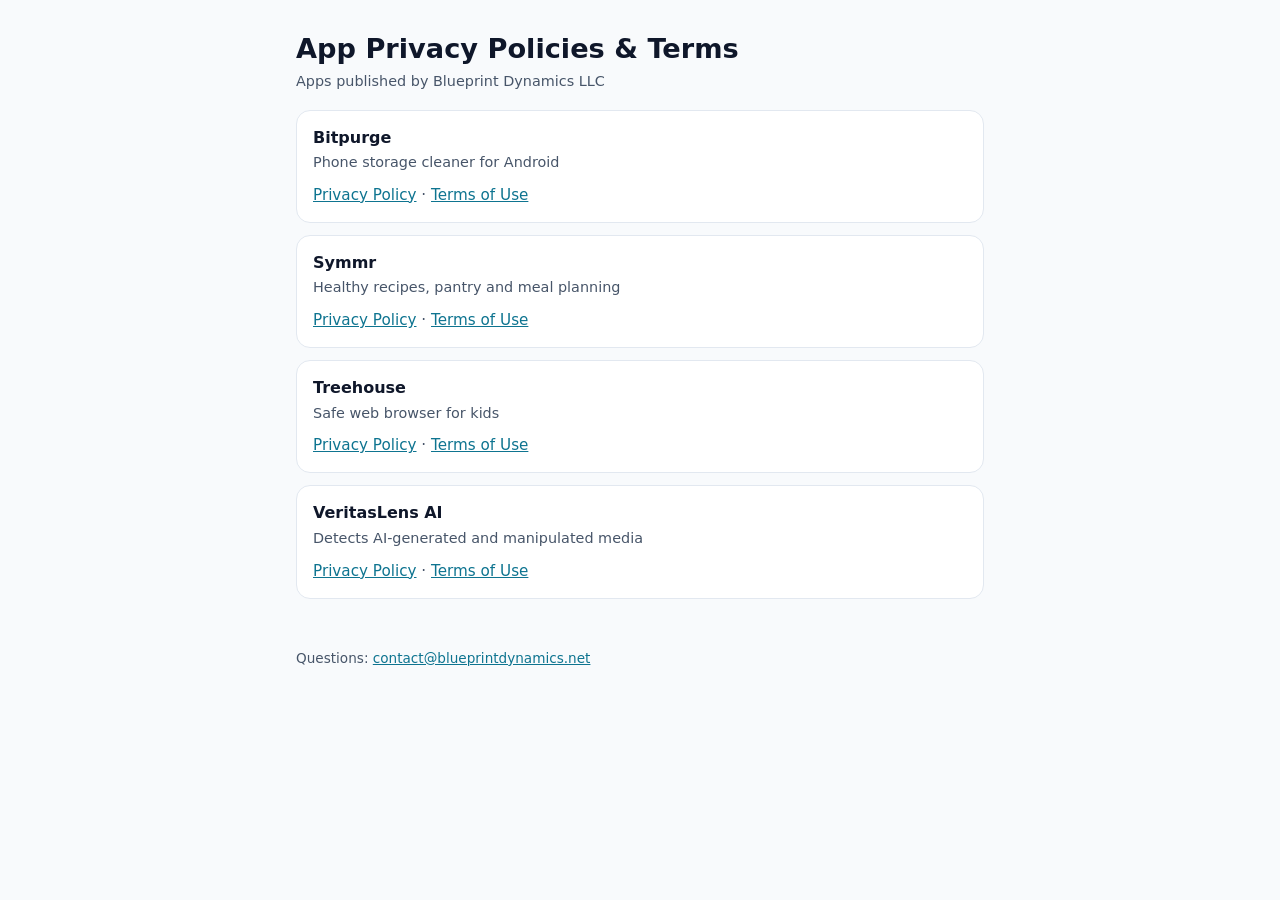
<file: index.html>
<!doctype html>
<html lang="en">
<head>
  <meta charset="utf-8" />
  <meta name="viewport" content="width=device-width, initial-scale=1" />
  <title>App Policies</title>
  <meta name="description" content="Privacy policies and terms of use for apps published by Blueprint Dynamics LLC." />
  <link rel="stylesheet" href="style.css" />
</head>
<body>
<main>
  <h1>App Privacy Policies &amp; Terms</h1>
  <p class="date">Apps published by Blueprint Dynamics LLC</p>

  <ul class="apps">
    <li class="app">
      <strong>Bitpurge</strong><span>Phone storage cleaner for Android</span>
      <p class="links"><a href="bitpurge.html">Privacy Policy</a> · <a href="bitpurge-terms.html">Terms of Use</a></p>
    </li>
    <li class="app">
      <strong>Symmr</strong><span>Healthy recipes, pantry and meal planning</span>
      <p class="links"><a href="symmr.html">Privacy Policy</a> · <a href="symmr-terms.html">Terms of Use</a></p>
    </li>
    <li class="app">
      <strong>Treehouse</strong><span>Safe web browser for kids</span>
      <p class="links"><a href="treehouse.html">Privacy Policy</a> · <a href="treehouse-terms.html">Terms of Use</a></p>
    </li>
    <li class="app">
      <strong>VeritasLens AI</strong><span>Detects AI-generated and manipulated media</span>
      <p class="links"><a href="veritaslens.html">Privacy Policy</a> · <a href="veritaslens-terms.html">Terms of Use</a></p>
    </li>
  </ul>

  <footer>Questions: <a href="mailto:contact@blueprintdynamics.net">contact@blueprintdynamics.net</a></footer>
</main>
</body>
</html>
</file>
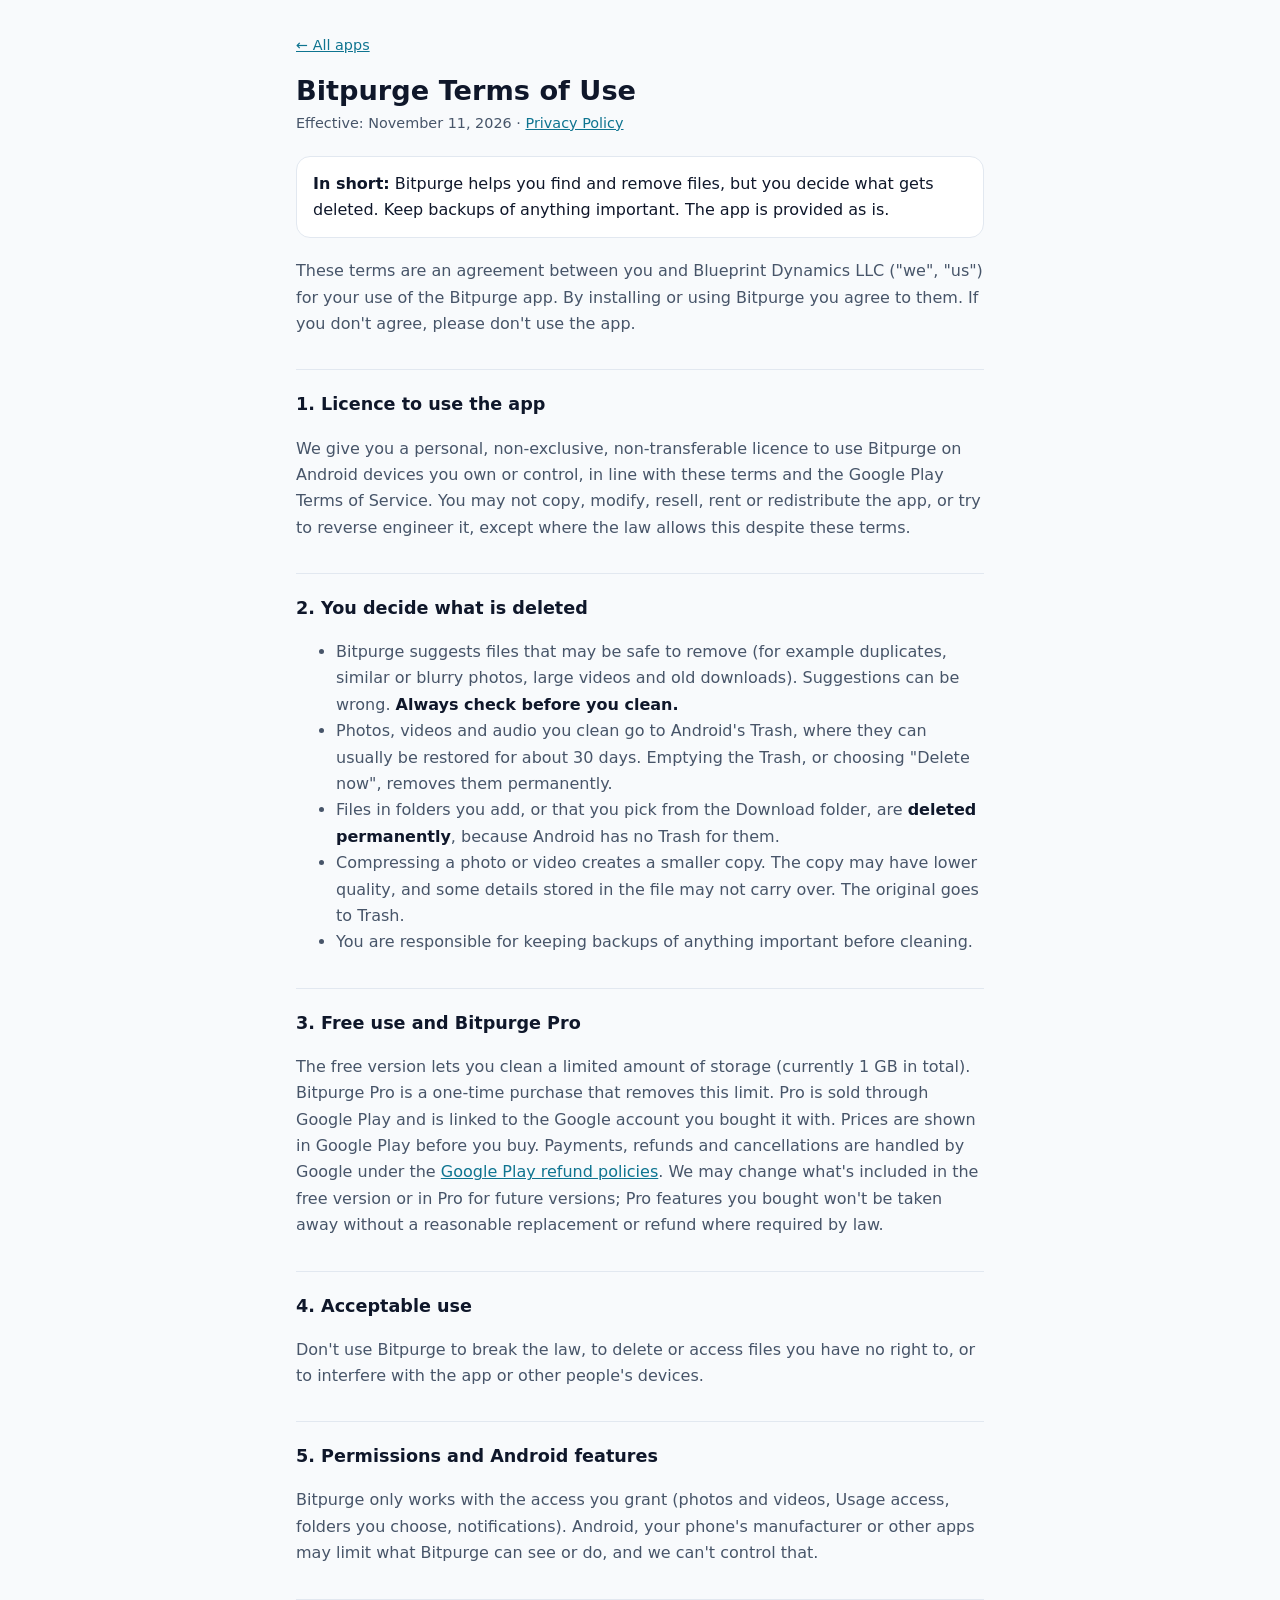
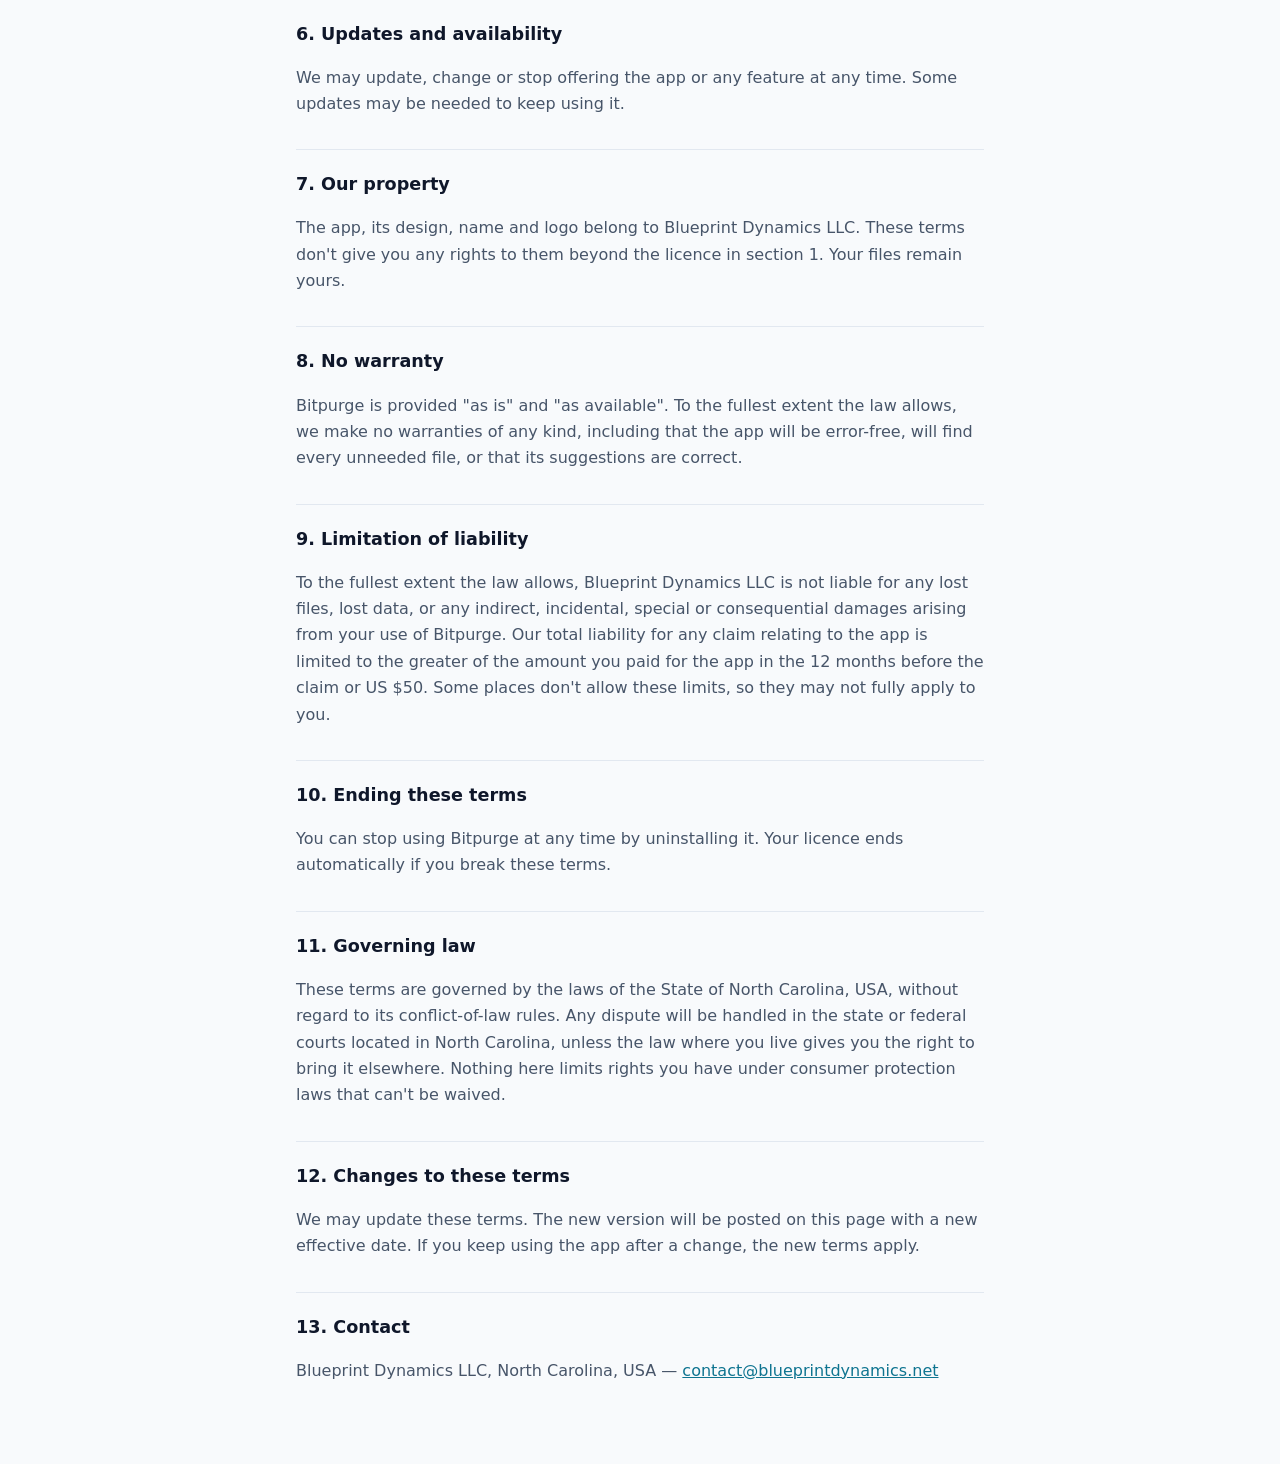
<file: bitpurge-terms.html>
<!doctype html>
<html lang="en">
<head>
  <meta charset="utf-8" />
  <meta name="viewport" content="width=device-width, initial-scale=1" />
  <title>Bitpurge Terms of Use</title>
  <link rel="stylesheet" href="style.css" />
</head>
<body>
<main>
  <a class="back" href="index.html">← All apps</a>
  <h1>Bitpurge Terms of Use</h1>
  <p class="date">Effective: November 11, 2026 · <a href="bitpurge.html">Privacy Policy</a></p>

  <div class="summary">
    <p><strong>In short:</strong> Bitpurge helps you find and remove files, but you decide what gets deleted. Keep backups of
    anything important. The app is provided as is.</p>
  </div>

  <p>These terms are an agreement between you and Blueprint Dynamics LLC ("we", "us") for your use of the Bitpurge app.
  By installing or using Bitpurge you agree to them. If you don't agree, please don't use the app.</p>

  <h2>1. Licence to use the app</h2>
  <p>We give you a personal, non-exclusive, non-transferable licence to use Bitpurge on Android devices you own or control,
  in line with these terms and the Google Play Terms of Service. You may not copy, modify, resell, rent or redistribute the
  app, or try to reverse engineer it, except where the law allows this despite these terms.</p>

  <h2>2. You decide what is deleted</h2>
  <ul>
    <li>Bitpurge suggests files that may be safe to remove (for example duplicates, similar or blurry photos, large videos
      and old downloads). Suggestions can be wrong. <strong>Always check before you clean.</strong></li>
    <li>Photos, videos and audio you clean go to Android's Trash, where they can usually be restored for about 30 days.
      Emptying the Trash, or choosing "Delete now", removes them permanently.</li>
    <li>Files in folders you add, or that you pick from the Download folder, are <strong>deleted permanently</strong>,
      because Android has no Trash for them.</li>
    <li>Compressing a photo or video creates a smaller copy. The copy may have lower quality, and some details stored in the
      file may not carry over. The original goes to Trash.</li>
    <li>You are responsible for keeping backups of anything important before cleaning.</li>
  </ul>

  <h2>3. Free use and Bitpurge Pro</h2>
  <p>The free version lets you clean a limited amount of storage (currently 1 GB in total). Bitpurge Pro is a one-time
  purchase that removes this limit. Pro is sold through Google Play and is linked to the Google account you bought it
  with. Prices are shown in Google Play before you buy. Payments, refunds and cancellations are handled by Google under the
  <a href="https://support.google.com/googleplay/answer/2479637">Google Play refund policies</a>. We may change what's
  included in the free version or in Pro for future versions; Pro features you bought won't be taken away without a
  reasonable replacement or refund where required by law.</p>

  <h2>4. Acceptable use</h2>
  <p>Don't use Bitpurge to break the law, to delete or access files you have no right to, or to interfere with the app or
  other people's devices.</p>

  <h2>5. Permissions and Android features</h2>
  <p>Bitpurge only works with the access you grant (photos and videos, Usage access, folders you choose, notifications).
  Android, your phone's manufacturer or other apps may limit what Bitpurge can see or do, and we can't control that.</p>

  <h2>6. Updates and availability</h2>
  <p>We may update, change or stop offering the app or any feature at any time. Some updates may be needed to keep using it.</p>

  <h2>7. Our property</h2>
  <p>The app, its design, name and logo belong to Blueprint Dynamics LLC. These terms don't give you any rights to them
  beyond the licence in section 1. Your files remain yours.</p>

  <h2>8. No warranty</h2>
  <p>Bitpurge is provided "as is" and "as available". To the fullest extent the law allows, we make no warranties of any
  kind, including that the app will be error-free, will find every unneeded file, or that its suggestions are correct.</p>

  <h2>9. Limitation of liability</h2>
  <p>To the fullest extent the law allows, Blueprint Dynamics LLC is not liable for any lost files, lost data, or any
  indirect, incidental, special or consequential damages arising from your use of Bitpurge. Our total liability for any
  claim relating to the app is limited to the greater of the amount you paid for the app in the 12 months before the claim
  or US $50. Some places don't allow these limits, so they may not fully apply to you.</p>

  <h2>10. Ending these terms</h2>
  <p>You can stop using Bitpurge at any time by uninstalling it. Your licence ends automatically if you break these terms.</p>

  <h2>11. Governing law</h2>
  <p>These terms are governed by the laws of the State of North Carolina, USA, without regard to its conflict-of-law
  rules. Any dispute will be handled in the state or federal courts located in North Carolina, unless the law where you
  live gives you the right to bring it elsewhere. Nothing here limits rights you have under consumer protection laws that
  can't be waived.</p>

  <h2>12. Changes to these terms</h2>
  <p>We may update these terms. The new version will be posted on this page with a new effective date. If you keep using
  the app after a change, the new terms apply.</p>

  <h2>13. Contact</h2>
  <p>Blueprint Dynamics LLC, North Carolina, USA — <a href="mailto:contact@blueprintdynamics.net">contact@blueprintdynamics.net</a></p>
</main>
</body>
</html>
</file>
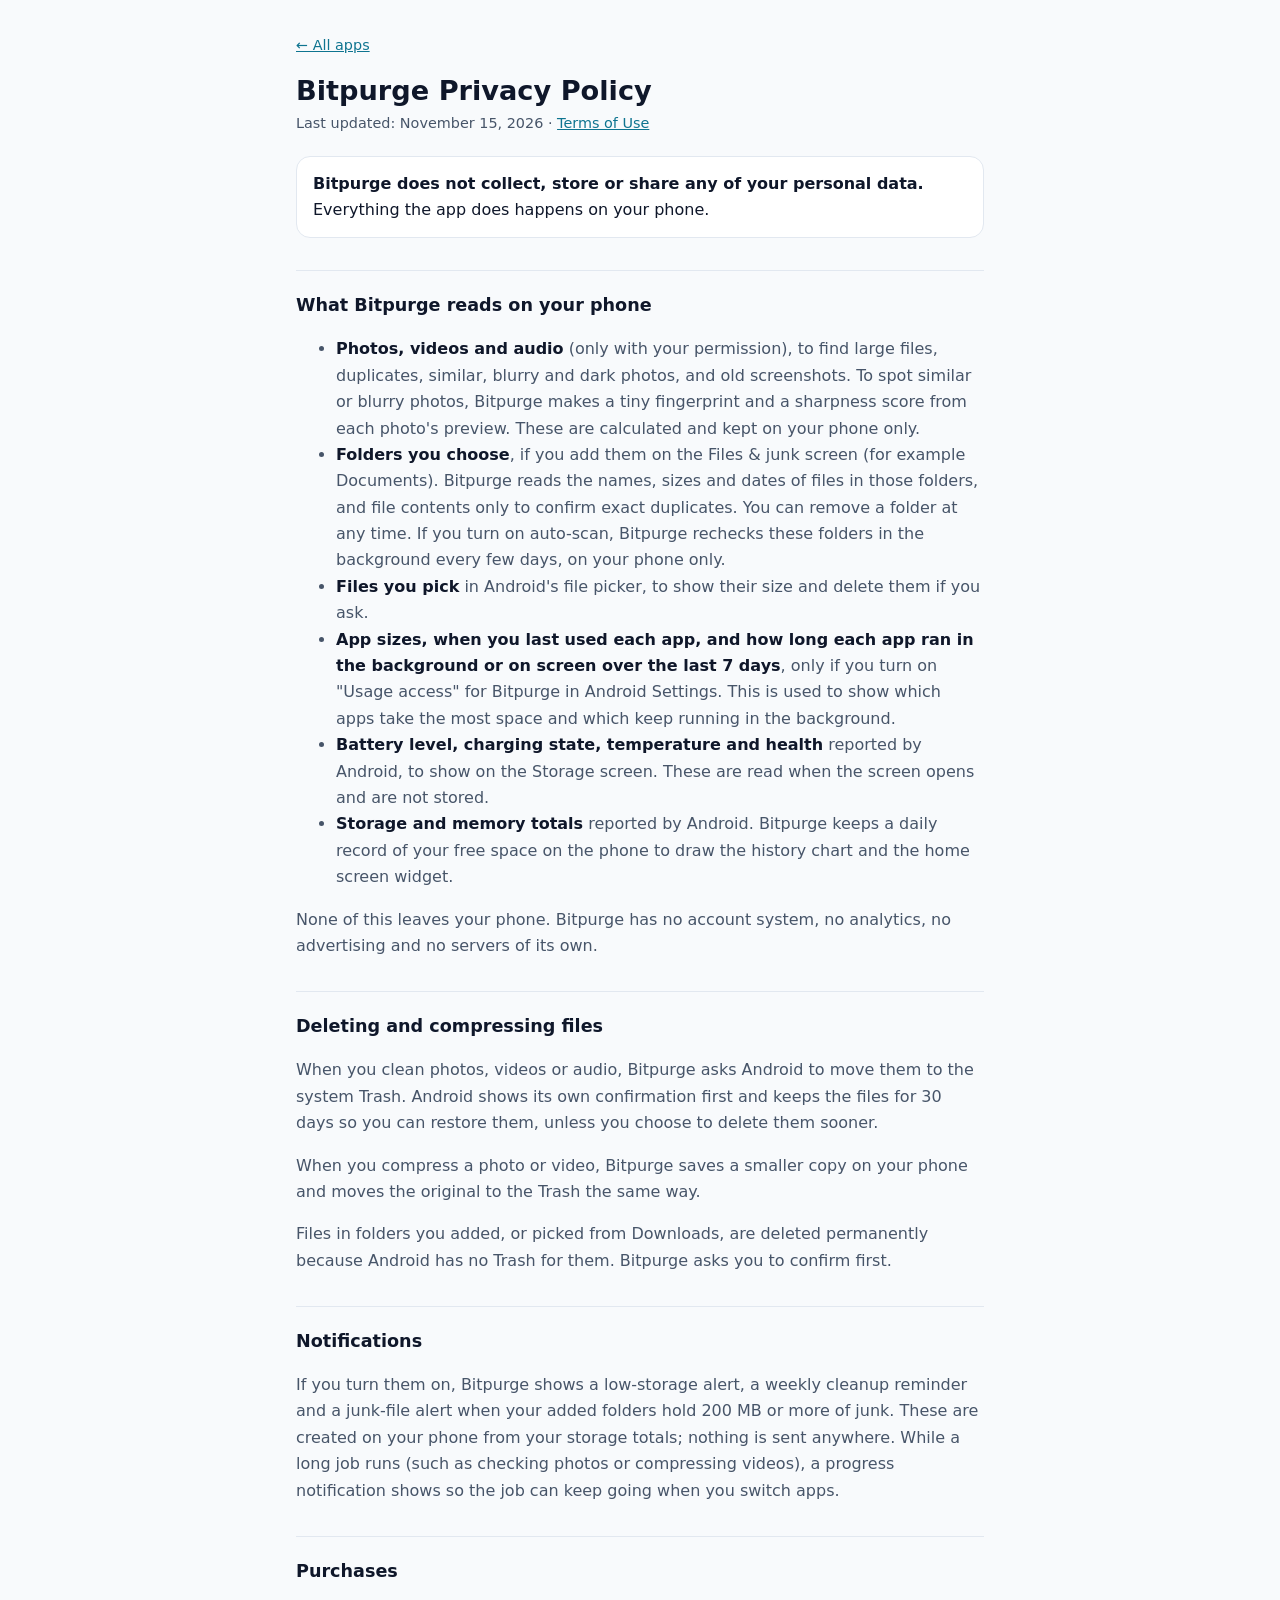
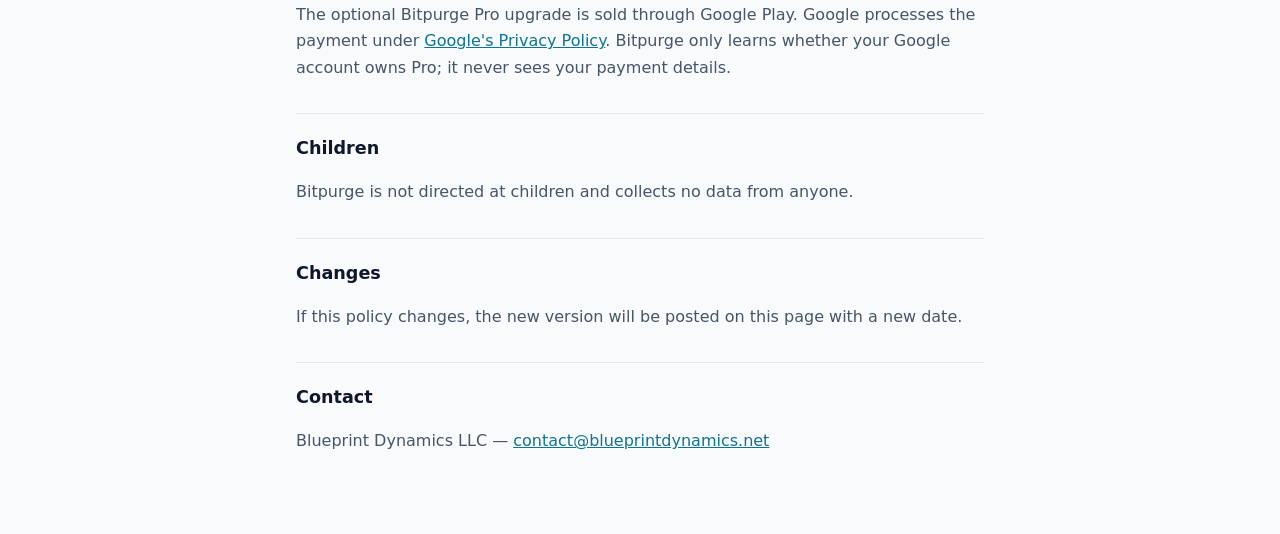
<file: bitpurge.html>
<!doctype html>
<html lang="en">
<head>
  <meta charset="utf-8" />
  <meta name="viewport" content="width=device-width, initial-scale=1" />
  <title>Bitpurge Privacy Policy</title>
  <link rel="stylesheet" href="style.css" />
</head>
<body>
<main>
  <a class="back" href="index.html">← All apps</a>
  <h1>Bitpurge Privacy Policy</h1>
  <p class="date">Last updated: November 15, 2026 · <a href="bitpurge-terms.html">Terms of Use</a></p>

  <div class="summary">
    <p><strong>Bitpurge does not collect, store or share any of your personal data.</strong>
    Everything the app does happens on your phone.</p>
  </div>

  <h2>What Bitpurge reads on your phone</h2>
  <ul>
    <li><strong>Photos, videos and audio</strong> (only with your permission), to find large files, duplicates, similar,
      blurry and dark photos, and old screenshots. To spot similar or blurry photos, Bitpurge makes a tiny fingerprint and a
      sharpness score from each photo's preview. These are calculated and kept on your phone only.</li>
    <li><strong>Folders you choose</strong>, if you add them on the Files &amp; junk screen (for example Documents). Bitpurge
      reads the names, sizes and dates of files in those folders, and file contents only to confirm exact duplicates. You
      can remove a folder at any time. If you turn on auto-scan, Bitpurge rechecks these folders
      in the background every few days, on your phone only.</li>
    <li><strong>Files you pick</strong> in Android's file picker, to show their size and delete them if you ask.</li>
    <li><strong>App sizes, when you last used each app, and how long each app ran in the background or on screen over
      the last 7 days</strong>, only if you turn on "Usage access" for Bitpurge in Android Settings. This is used to show
      which apps take the most space and which keep running in the background.</li>
    <li><strong>Battery level, charging state, temperature and health</strong> reported by Android, to show on the
      Storage screen. These are read when the screen opens and are not stored.</li>
    <li><strong>Storage and memory totals</strong> reported by Android. Bitpurge keeps a daily record of your free space on
      the phone to draw the history chart and the home screen widget.</li>
  </ul>
  <p>None of this leaves your phone. Bitpurge has no account system, no analytics, no advertising and no servers of its own.</p>

  <h2>Deleting and compressing files</h2>
  <p>When you clean photos, videos or audio, Bitpurge asks Android to move them to the system Trash. Android shows its own
  confirmation first and keeps the files for 30 days so you can restore them, unless you choose to delete them sooner.</p>
  <p>When you compress a photo or video, Bitpurge saves a smaller copy on your phone and moves the original to the Trash
  the same way.</p>
  <p>Files in folders you added, or picked from Downloads, are deleted permanently because Android has no Trash for them.
  Bitpurge asks you to confirm first.</p>

  <h2>Notifications</h2>
  <p>If you turn them on, Bitpurge shows a low-storage alert, a weekly cleanup reminder and a junk-file alert
  when your added folders hold 200 MB or more of junk. These are created on your phone
  from your storage totals; nothing is sent anywhere. While a long job runs (such as checking photos or compressing
  videos), a progress notification shows so the job can keep going when you switch apps.</p>

  <h2>Purchases</h2>
  <p>The optional Bitpurge Pro upgrade is sold through Google Play. Google processes the payment under
  <a href="https://policies.google.com/privacy">Google's Privacy Policy</a>. Bitpurge only learns whether your Google
  account owns Pro; it never sees your payment details.</p>

  <h2>Children</h2>
  <p>Bitpurge is not directed at children and collects no data from anyone.</p>

  <h2>Changes</h2>
  <p>If this policy changes, the new version will be posted on this page with a new date.</p>

  <h2>Contact</h2>
  <p>Blueprint Dynamics LLC — <a href="mailto:contact@blueprintdynamics.net">contact@blueprintdynamics.net</a></p>
</main>
</body>
</html>
</file>
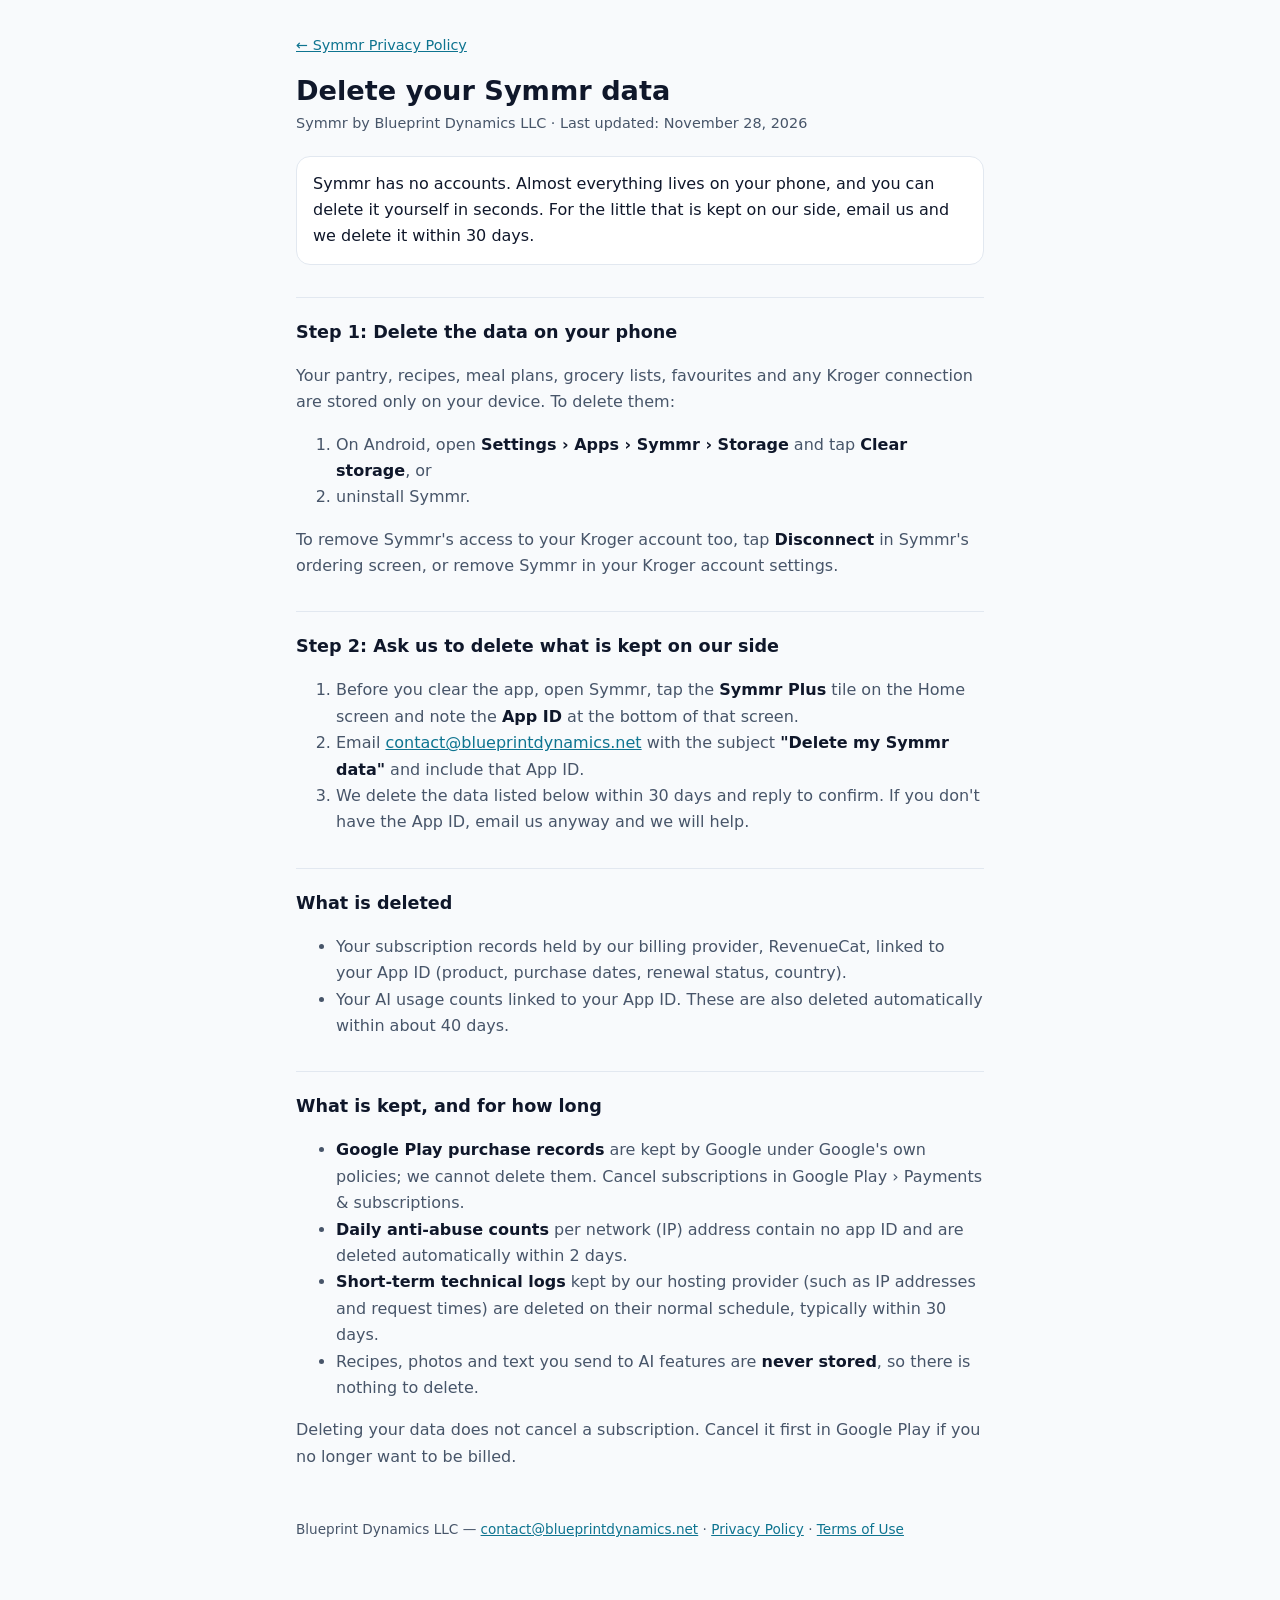
<file: symmr-delete-data.html>
<!doctype html>
<html lang="en">
<head>
  <meta charset="utf-8" />
  <meta name="viewport" content="width=device-width, initial-scale=1" />
  <title>Delete your Symmr data</title>
  <link rel="stylesheet" href="style.css" />
</head>
<body>
<main>
  <a class="back" href="symmr.html">← Symmr Privacy Policy</a>
  <h1>Delete your Symmr data</h1>
  <p class="date">Symmr by Blueprint Dynamics LLC · Last updated: November 28, 2026</p>

  <div class="summary">
    <p>Symmr has no accounts. Almost everything lives on your phone, and you can delete it yourself in seconds.
    For the little that is kept on our side, email us and we delete it within 30 days.</p>
  </div>

  <h2>Step 1: Delete the data on your phone</h2>
  <p>Your pantry, recipes, meal plans, grocery lists, favourites and any Kroger connection are stored only on your device. To delete them:</p>
  <ol>
    <li>On Android, open <strong>Settings › Apps › Symmr › Storage</strong> and tap <strong>Clear storage</strong>, or</li>
    <li>uninstall Symmr.</li>
  </ol>
  <p>To remove Symmr's access to your Kroger account too, tap <strong>Disconnect</strong> in Symmr's ordering screen, or remove Symmr in your Kroger account settings.</p>

  <h2>Step 2: Ask us to delete what is kept on our side</h2>
  <ol>
    <li>Before you clear the app, open Symmr, tap the <strong>Symmr Plus</strong> tile on the Home screen and note the <strong>App ID</strong> at the bottom of that screen.</li>
    <li>Email <a href="mailto:contact@blueprintdynamics.net?subject=Delete%20my%20Symmr%20data">contact@blueprintdynamics.net</a> with the subject <strong>"Delete my Symmr data"</strong> and include that App ID.</li>
    <li>We delete the data listed below within 30 days and reply to confirm. If you don't have the App ID, email us anyway and we will help.</li>
  </ol>

  <h2>What is deleted</h2>
  <ul>
    <li>Your subscription records held by our billing provider, RevenueCat, linked to your App ID (product, purchase dates, renewal status, country).</li>
    <li>Your AI usage counts linked to your App ID. These are also deleted automatically within about 40 days.</li>
  </ul>

  <h2>What is kept, and for how long</h2>
  <ul>
    <li><strong>Google Play purchase records</strong> are kept by Google under Google's own policies; we cannot delete them. Cancel subscriptions in Google Play › Payments &amp; subscriptions.</li>
    <li><strong>Daily anti-abuse counts</strong> per network (IP) address contain no app ID and are deleted automatically within 2 days.</li>
    <li><strong>Short-term technical logs</strong> kept by our hosting provider (such as IP addresses and request times) are deleted on their normal schedule, typically within 30 days.</li>
    <li>Recipes, photos and text you send to AI features are <strong>never stored</strong>, so there is nothing to delete.</li>
  </ul>
  <p>Deleting your data does not cancel a subscription. Cancel it first in Google Play if you no longer want to be billed.</p>

  <footer>Blueprint Dynamics LLC — <a href="mailto:contact@blueprintdynamics.net">contact@blueprintdynamics.net</a> · <a href="symmr.html">Privacy Policy</a> · <a href="symmr-terms.html">Terms of Use</a></footer>
</main>
</body>
</html>
</file>
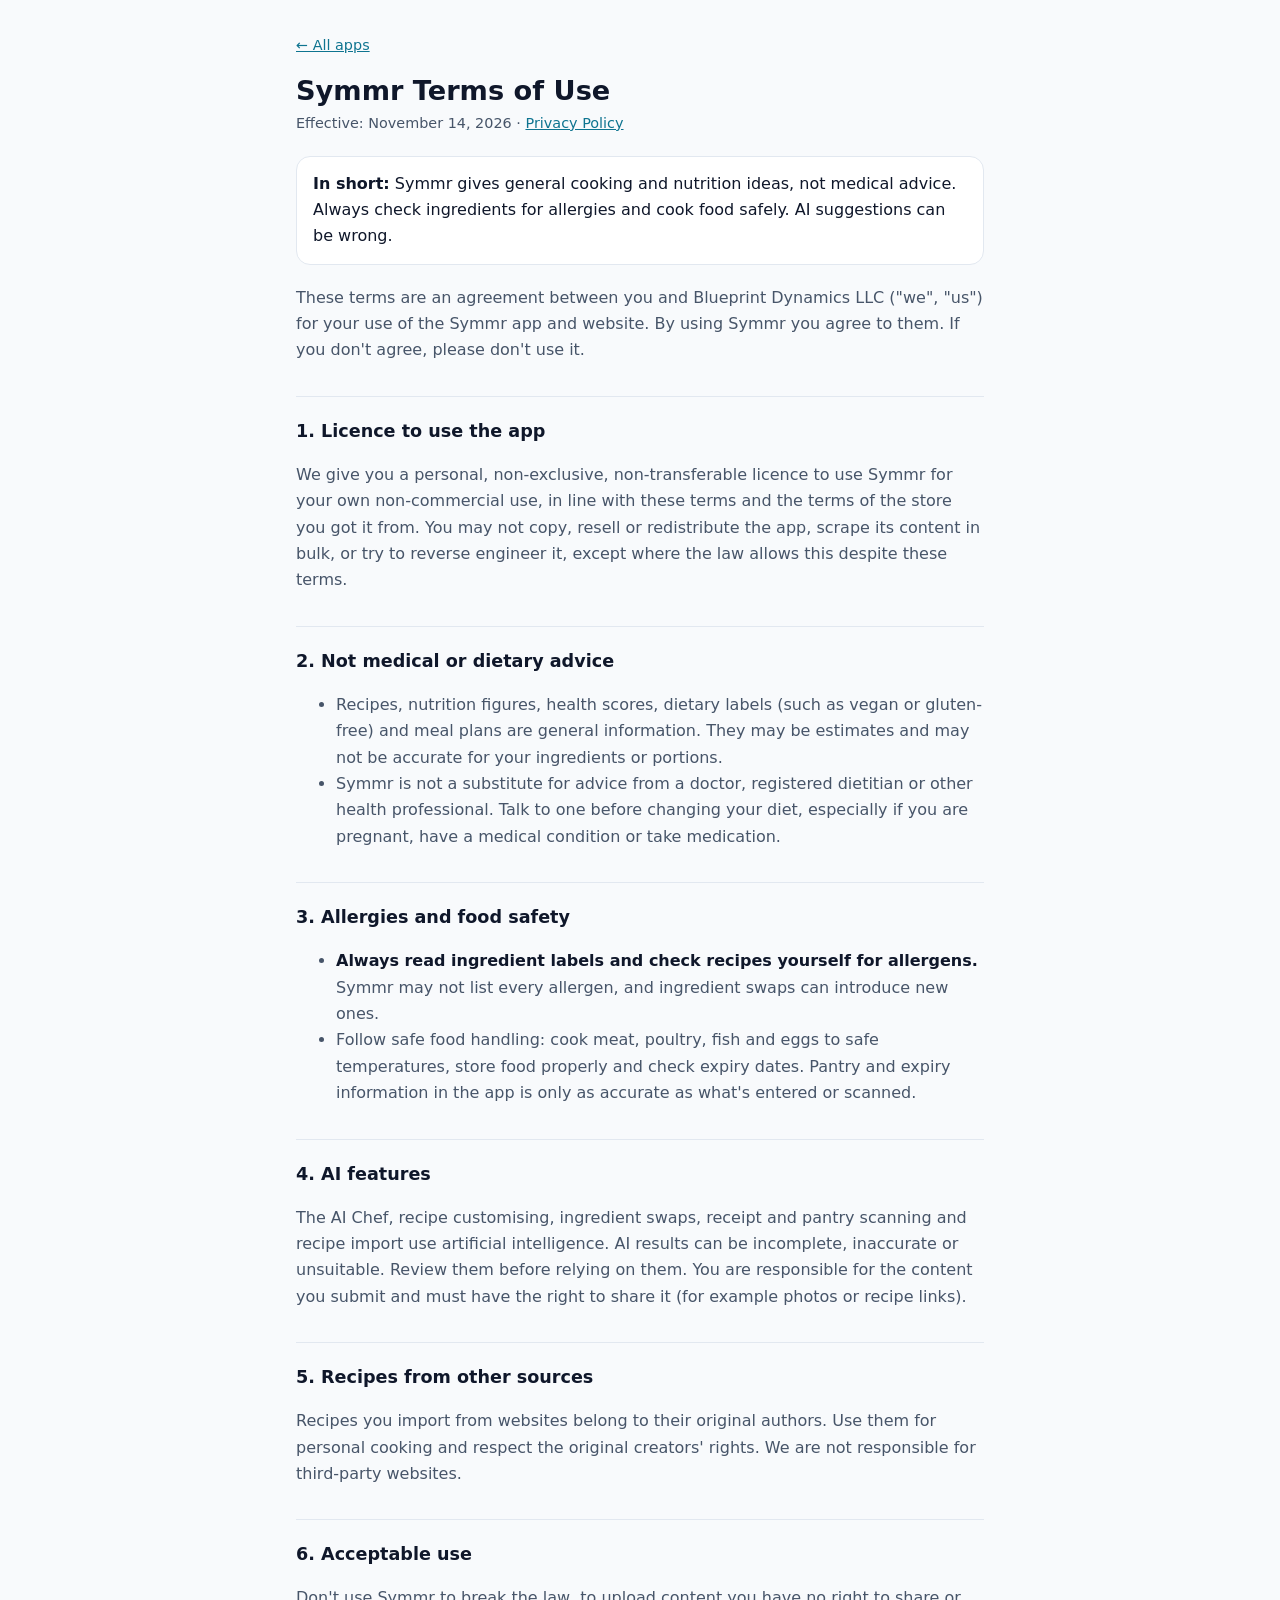
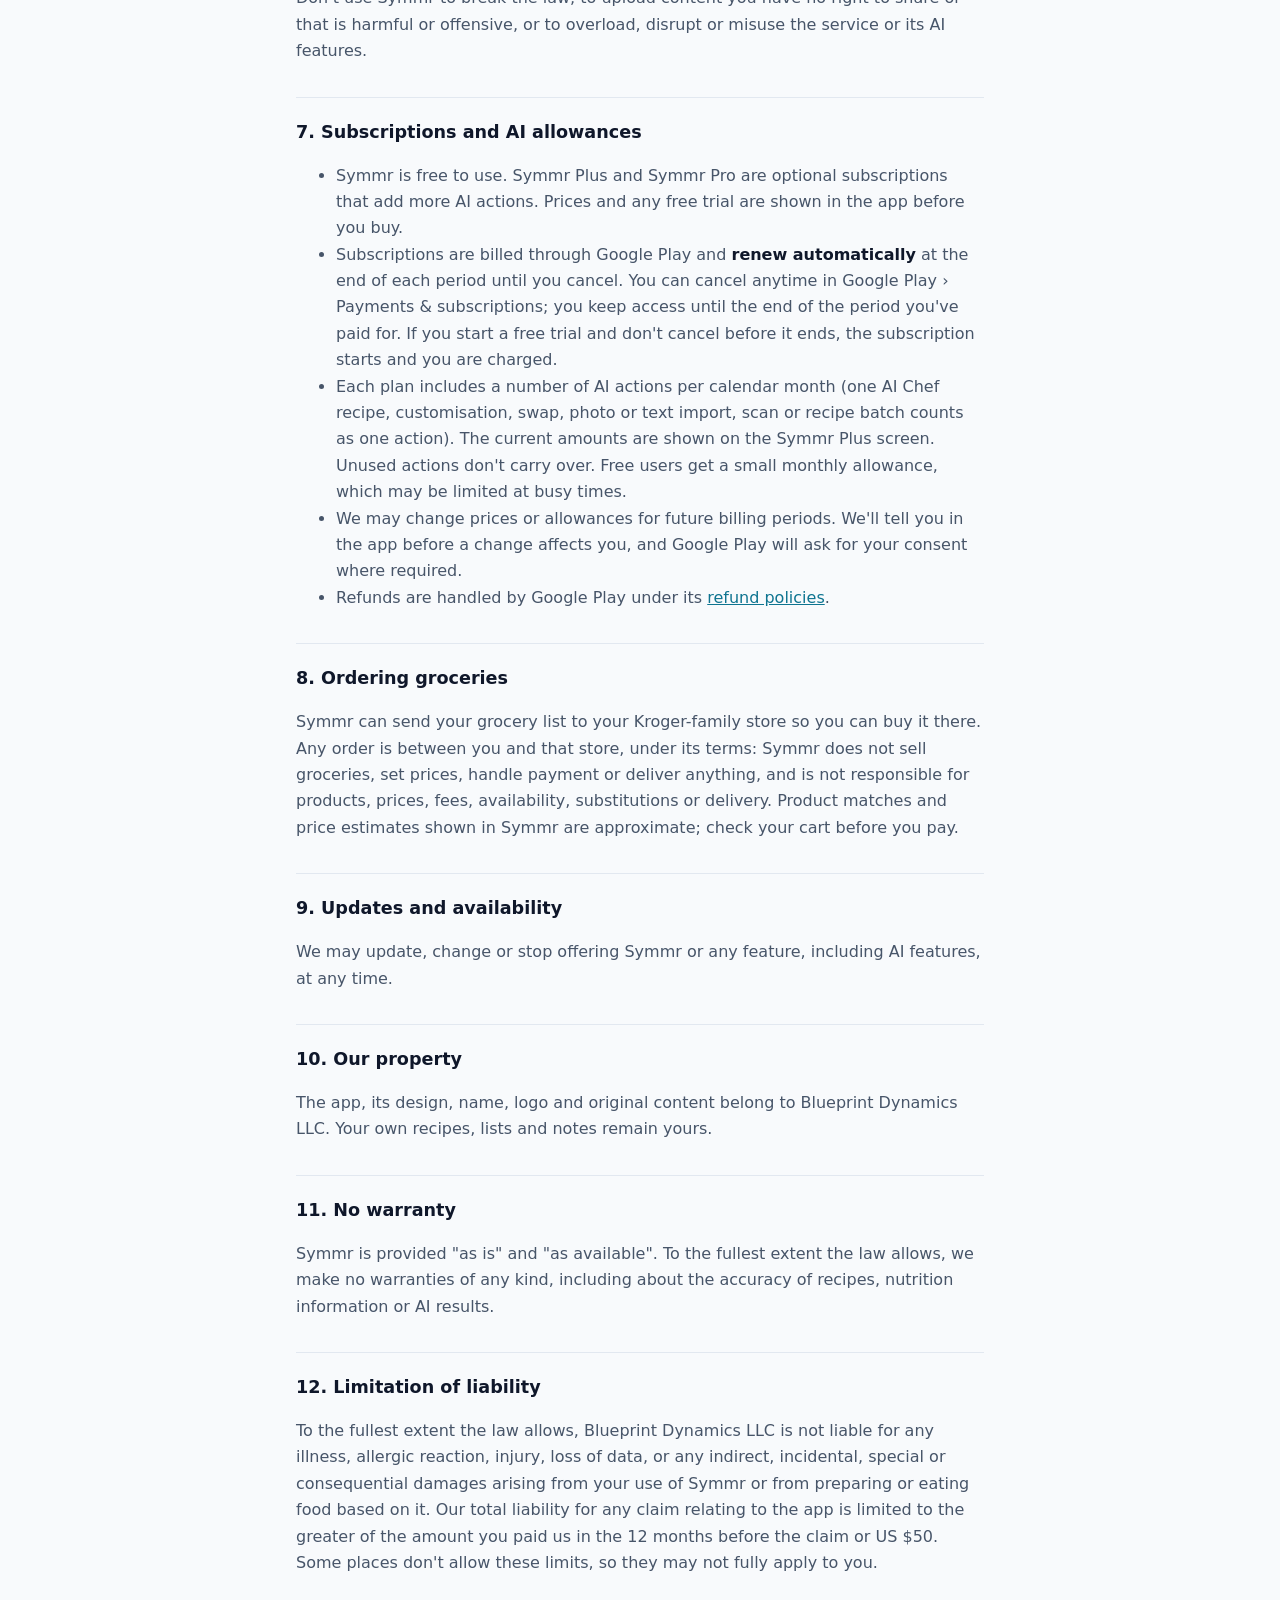
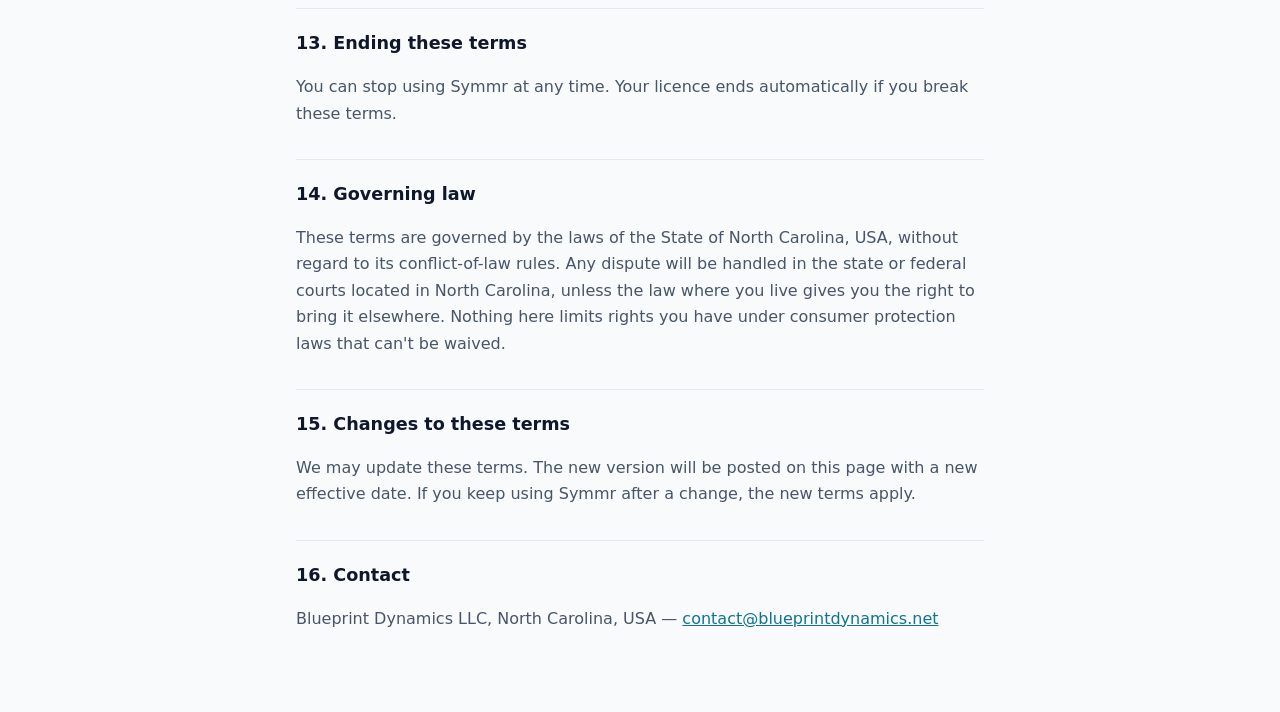
<file: symmr-terms.html>
<!doctype html>
<html lang="en">
<head>
  <meta charset="utf-8" />
  <meta name="viewport" content="width=device-width, initial-scale=1" />
  <title>Symmr Terms of Use</title>
  <link rel="stylesheet" href="style.css" />
</head>
<body>
<main>
  <a class="back" href="index.html">← All apps</a>
  <h1>Symmr Terms of Use</h1>
  <p class="date">Effective: November 14, 2026 · <a href="symmr.html">Privacy Policy</a></p>

  <div class="summary">
    <p><strong>In short:</strong> Symmr gives general cooking and nutrition ideas, not medical advice. Always check
    ingredients for allergies and cook food safely. AI suggestions can be wrong.</p>
  </div>

  <p>These terms are an agreement between you and Blueprint Dynamics LLC ("we", "us") for your use of the Symmr app and
  website. By using Symmr you agree to them. If you don't agree, please don't use it.</p>

  <h2>1. Licence to use the app</h2>
  <p>We give you a personal, non-exclusive, non-transferable licence to use Symmr for your own non-commercial use, in line
  with these terms and the terms of the store you got it from. You may not copy, resell or redistribute the app, scrape its
  content in bulk, or try to reverse engineer it, except where the law allows this despite these terms.</p>

  <h2>2. Not medical or dietary advice</h2>
  <ul>
    <li>Recipes, nutrition figures, health scores, dietary labels (such as vegan or gluten-free) and meal plans are general
      information. They may be estimates and may not be accurate for your ingredients or portions.</li>
    <li>Symmr is not a substitute for advice from a doctor, registered dietitian or other health professional. Talk to one
      before changing your diet, especially if you are pregnant, have a medical condition or take medication.</li>
  </ul>

  <h2>3. Allergies and food safety</h2>
  <ul>
    <li><strong>Always read ingredient labels and check recipes yourself for allergens.</strong> Symmr may not list every
      allergen, and ingredient swaps can introduce new ones.</li>
    <li>Follow safe food handling: cook meat, poultry, fish and eggs to safe temperatures, store food properly and check
      expiry dates. Pantry and expiry information in the app is only as accurate as what's entered or scanned.</li>
  </ul>

  <h2>4. AI features</h2>
  <p>The AI Chef, recipe customising, ingredient swaps, receipt and pantry scanning and recipe import use artificial
  intelligence. AI results can be incomplete, inaccurate or unsuitable. Review them before relying on them. You are
  responsible for the content you submit and must have the right to share it (for example photos or recipe links).</p>

  <h2>5. Recipes from other sources</h2>
  <p>Recipes you import from websites belong to their original authors. Use them for personal cooking and respect the
  original creators' rights. We are not responsible for third-party websites.</p>

  <h2>6. Acceptable use</h2>
  <p>Don't use Symmr to break the law, to upload content you have no right to share or that is harmful or offensive, or to
  overload, disrupt or misuse the service or its AI features.</p>

  <h2>7. Subscriptions and AI allowances</h2>
  <ul>
    <li>Symmr is free to use. Symmr Plus and Symmr Pro are optional subscriptions that add more AI actions. Prices and
      any free trial are shown in the app before you buy.</li>
    <li>Subscriptions are billed through Google Play and <strong>renew automatically</strong> at the end of each period
      until you cancel. You can cancel anytime in Google Play › Payments &amp; subscriptions; you keep access until the
      end of the period you've paid for. If you start a free trial and don't cancel before it ends, the subscription
      starts and you are charged.</li>
    <li>Each plan includes a number of AI actions per calendar month (one AI Chef recipe, customisation, swap, photo or
      text import, scan or recipe batch counts as one action). The current amounts are shown on the Symmr Plus screen.
      Unused actions don't carry over. Free users get a small monthly allowance, which may be limited at busy times.</li>
    <li>We may change prices or allowances for future billing periods. We'll tell you in the app before a change affects
      you, and Google Play will ask for your consent where required.</li>
    <li>Refunds are handled by Google Play under its
      <a href="https://support.google.com/googleplay/answer/2479637">refund policies</a>.</li>
  </ul>

  <h2>8. Ordering groceries</h2>
  <p>Symmr can send your grocery list to your Kroger-family store so you can buy it there. Any order is
  between you and that store, under its terms: Symmr does not sell groceries, set prices, handle payment or
  deliver anything, and is not responsible for products, prices, fees, availability, substitutions or delivery. Product
  matches and price estimates shown in Symmr are approximate; check your cart before you pay.</p>

  <h2>9. Updates and availability</h2>
  <p>We may update, change or stop offering Symmr or any feature, including AI features, at any time.</p>

  <h2>10. Our property</h2>
  <p>The app, its design, name, logo and original content belong to Blueprint Dynamics LLC. Your own recipes, lists and
  notes remain yours.</p>

  <h2>11. No warranty</h2>
  <p>Symmr is provided "as is" and "as available". To the fullest extent the law allows, we make no warranties of any kind,
  including about the accuracy of recipes, nutrition information or AI results.</p>

  <h2>12. Limitation of liability</h2>
  <p>To the fullest extent the law allows, Blueprint Dynamics LLC is not liable for any illness, allergic reaction, injury,
  loss of data, or any indirect, incidental, special or consequential damages arising from your use of Symmr or from
  preparing or eating food based on it. Our total liability for any claim relating to the app is limited to the greater of
  the amount you paid us in the 12 months before the claim or US $50. Some places don't allow these limits, so they may not
  fully apply to you.</p>

  <h2>13. Ending these terms</h2>
  <p>You can stop using Symmr at any time. Your licence ends automatically if you break these terms.</p>

  <h2>14. Governing law</h2>
  <p>These terms are governed by the laws of the State of North Carolina, USA, without regard to its conflict-of-law
  rules. Any dispute will be handled in the state or federal courts located in North Carolina, unless the law where you
  live gives you the right to bring it elsewhere. Nothing here limits rights you have under consumer protection laws that
  can't be waived.</p>

  <h2>15. Changes to these terms</h2>
  <p>We may update these terms. The new version will be posted on this page with a new effective date. If you keep using
  Symmr after a change, the new terms apply.</p>

  <h2>16. Contact</h2>
  <p>Blueprint Dynamics LLC, North Carolina, USA — <a href="mailto:contact@blueprintdynamics.net">contact@blueprintdynamics.net</a></p>
</main>
</body>
</html>
</file>
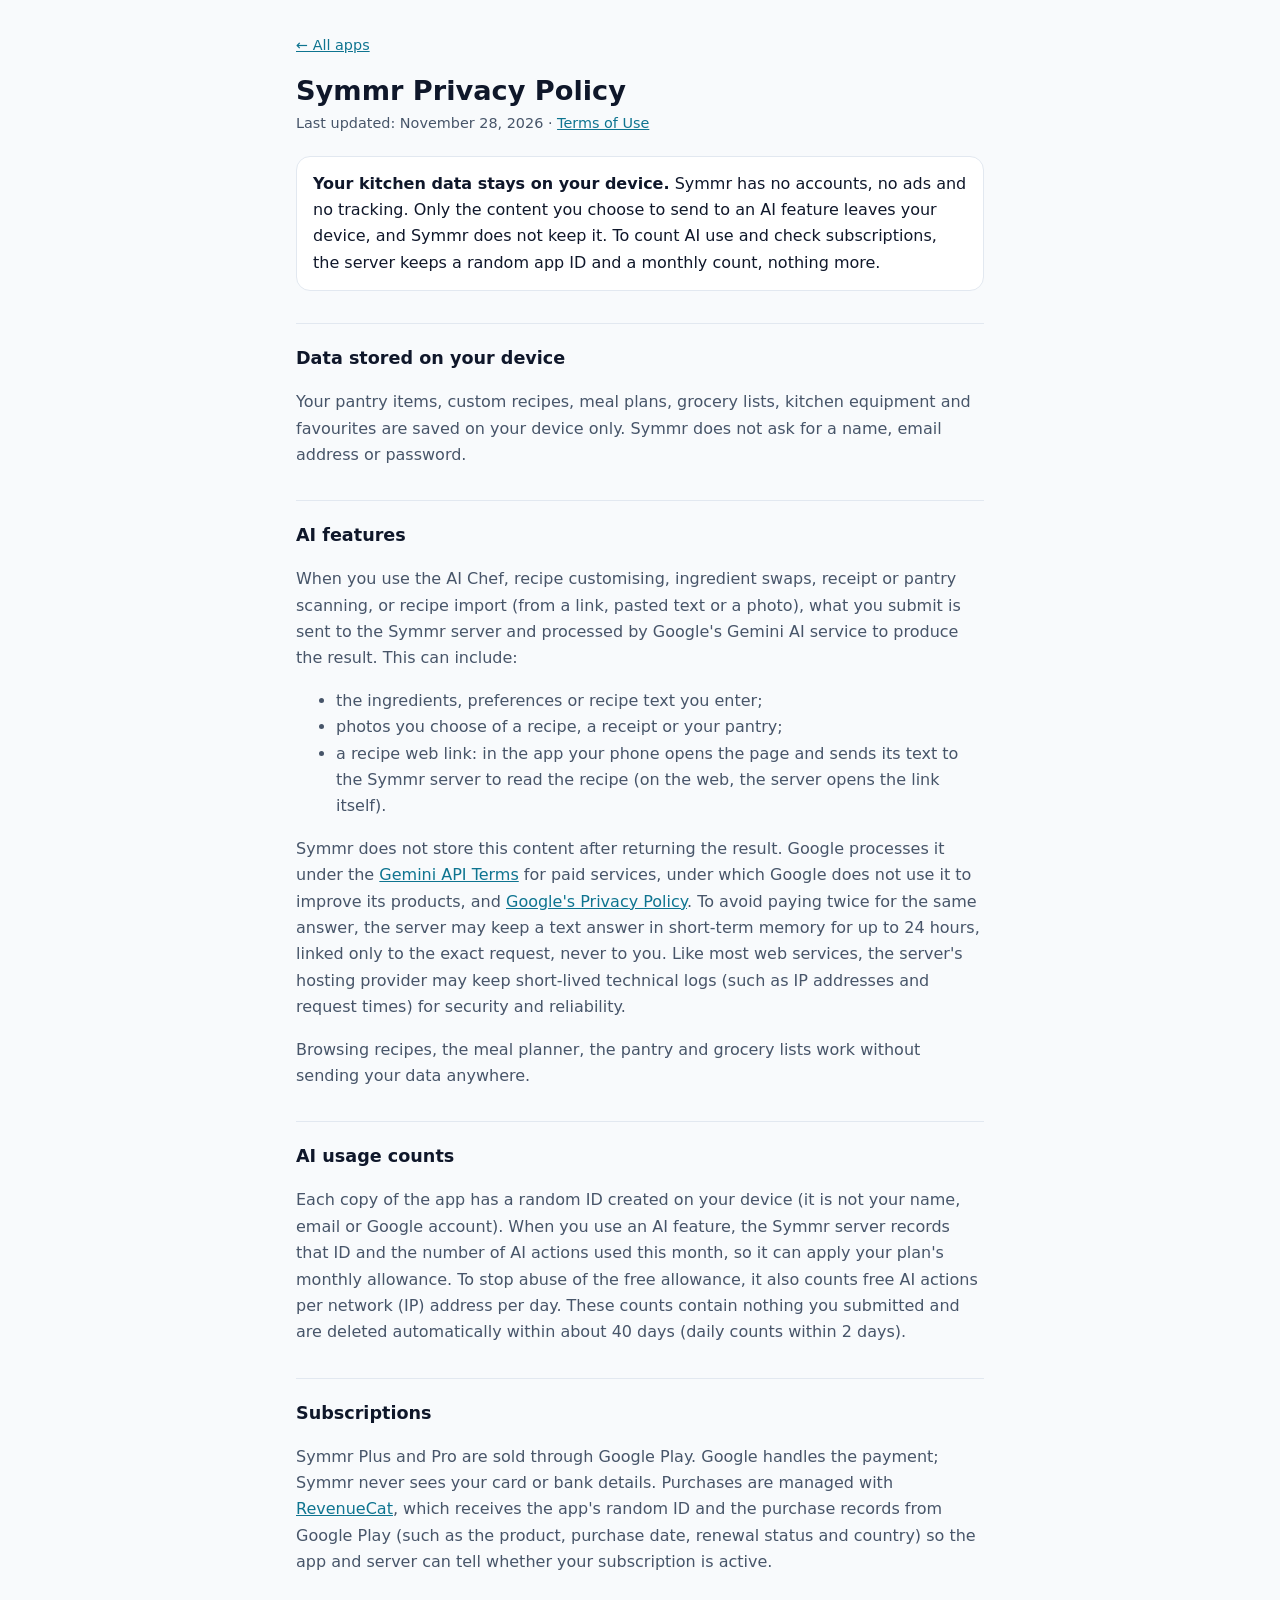
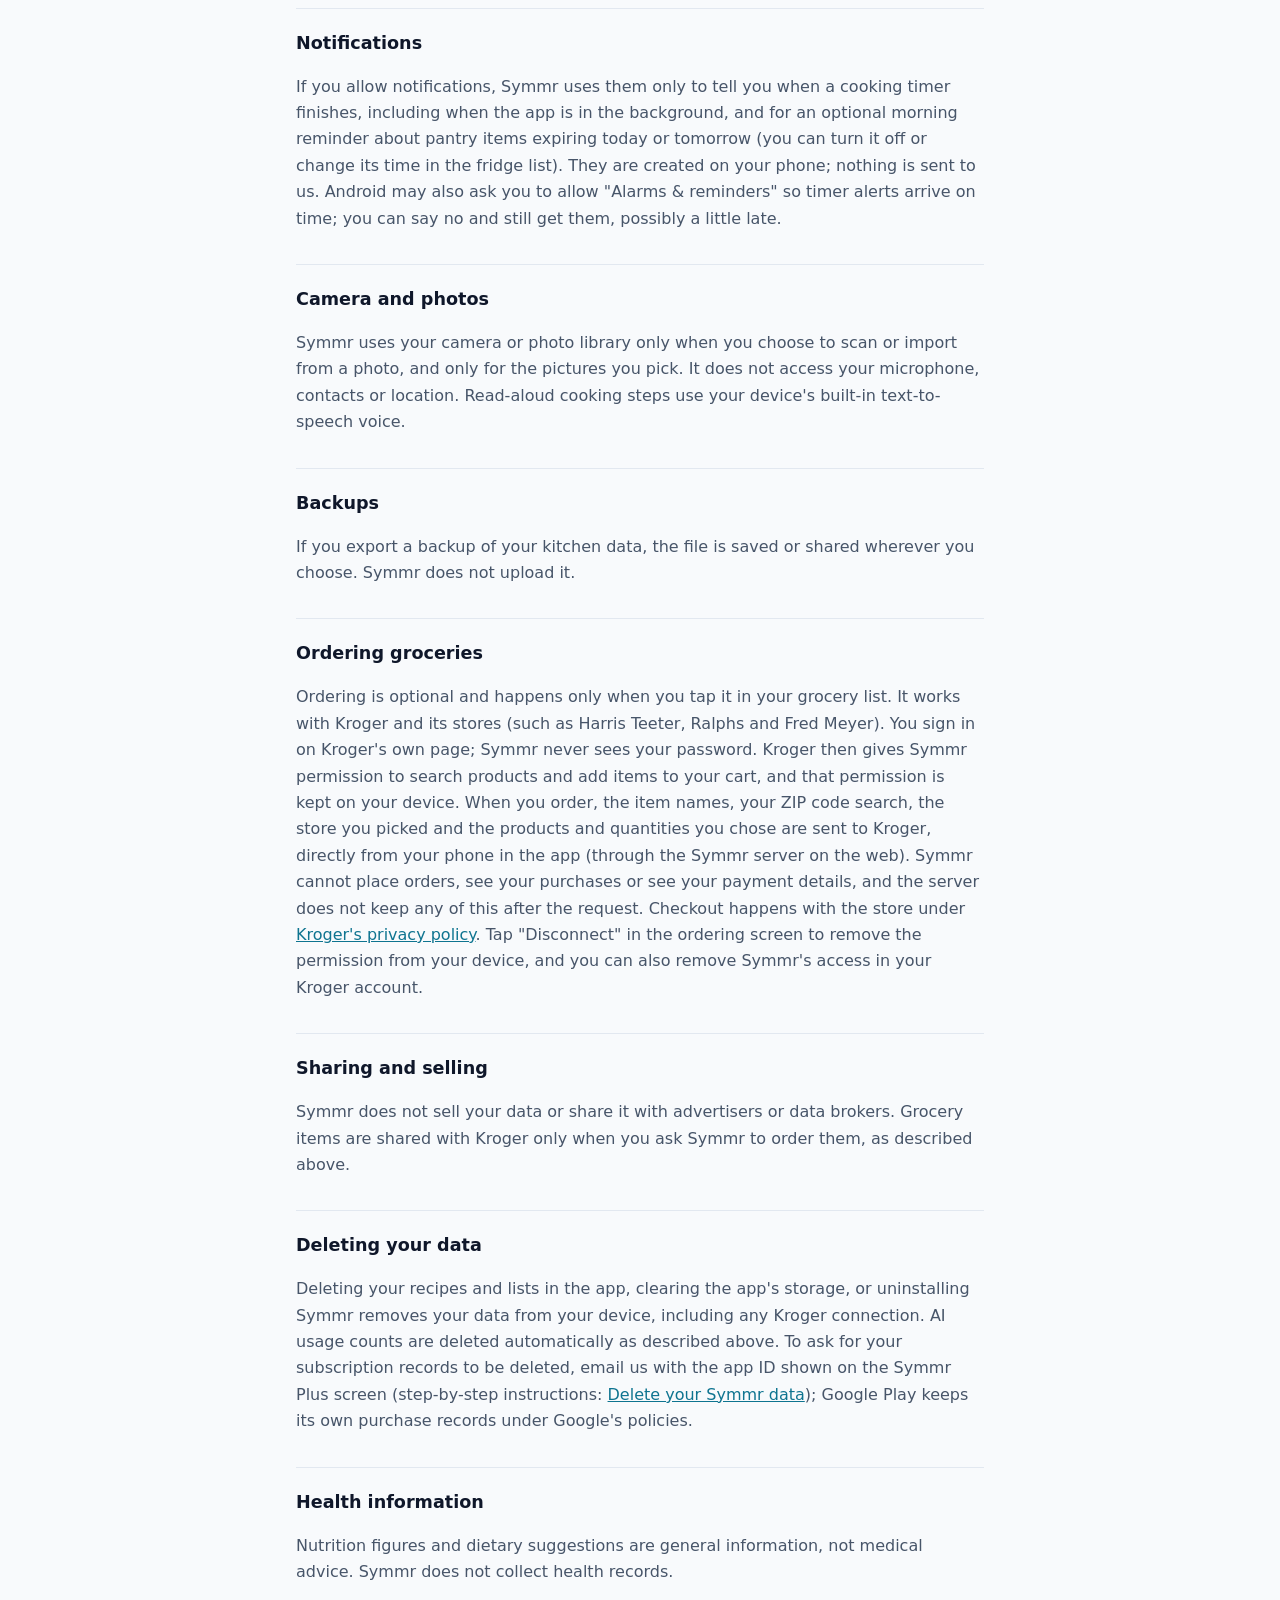
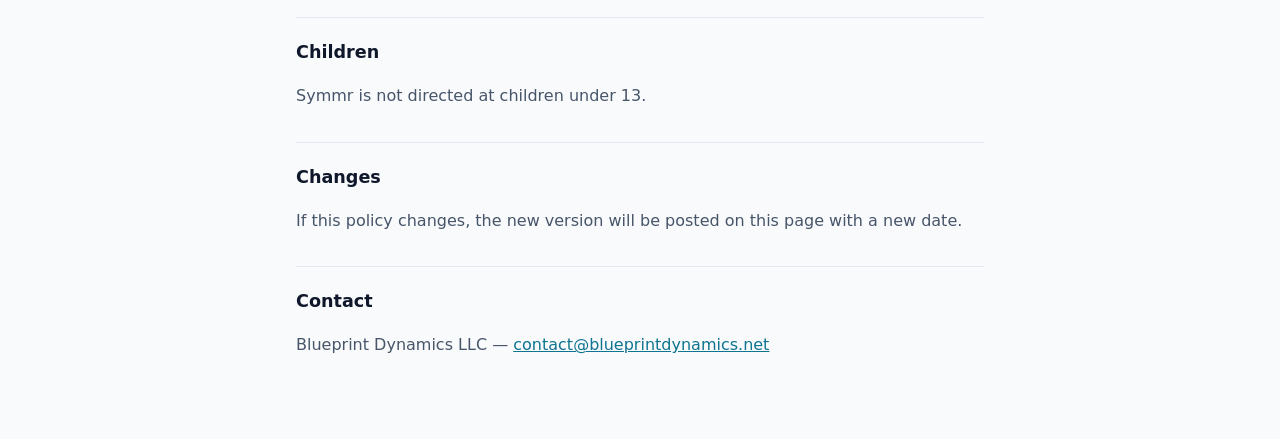
<file: symmr.html>
<!doctype html>
<html lang="en">
<head>
  <meta charset="utf-8" />
  <meta name="viewport" content="width=device-width, initial-scale=1" />
  <title>Symmr Privacy Policy</title>
  <link rel="stylesheet" href="style.css" />
</head>
<body>
<main>
  <a class="back" href="index.html">← All apps</a>
  <h1>Symmr Privacy Policy</h1>
  <p class="date">Last updated: November 28, 2026 · <a href="symmr-terms.html">Terms of Use</a></p>

  <div class="summary">
    <p><strong>Your kitchen data stays on your device.</strong> Symmr has no accounts, no ads and no tracking.
    Only the content you choose to send to an AI feature leaves your device, and Symmr does not keep it. To count AI use
    and check subscriptions, the server keeps a random app ID and a monthly count, nothing more.</p>
  </div>

  <h2>Data stored on your device</h2>
  <p>Your pantry items, custom recipes, meal plans, grocery lists, kitchen equipment and favourites are saved on your
  device only. Symmr does not ask for a name, email address or password.</p>

  <h2>AI features</h2>
  <p>When you use the AI Chef, recipe customising, ingredient swaps, receipt or pantry scanning, or recipe import (from a
  link, pasted text or a photo), what you submit is sent to the Symmr server and processed by Google's Gemini AI service
  to produce the result. This can include:</p>
  <ul>
    <li>the ingredients, preferences or recipe text you enter;</li>
    <li>photos you choose of a recipe, a receipt or your pantry;</li>
    <li>a recipe web link: in the app your phone opens the page and sends its text to the Symmr server to read the recipe (on the web, the server opens the link itself).</li>
  </ul>
  <p>Symmr does not store this content after returning the result. Google processes it under the
  <a href="https://ai.google.dev/gemini-api/terms">Gemini API Terms</a> for paid services, under which Google does not use
  it to improve its products, and <a href="https://policies.google.com/privacy">Google's Privacy Policy</a>. To avoid
  paying twice for the same answer, the server may keep a text answer in short-term memory for up to 24 hours, linked only
  to the exact request, never to you. Like most web services, the server's hosting
  provider may keep short-lived technical logs (such as IP addresses and request times) for security and reliability.</p>
  <p>Browsing recipes, the meal planner, the pantry and grocery lists work without sending your data anywhere.</p>

  <h2>AI usage counts</h2>
  <p>Each copy of the app has a random ID created on your device (it is not your name, email or Google account). When you
  use an AI feature, the Symmr server records that ID and the number of AI actions used this month, so it can apply your
  plan's monthly allowance. To stop abuse of the free allowance, it also counts free AI actions per network (IP) address
  per day. These counts contain nothing you submitted and are deleted automatically within about 40 days (daily counts
  within 2 days).</p>

  <h2>Subscriptions</h2>
  <p>Symmr Plus and Pro are sold through Google Play. Google handles the payment; Symmr never sees your card or bank
  details. Purchases are managed with <a href="https://www.revenuecat.com/privacy/">RevenueCat</a>, which receives the
  app's random ID and the purchase records from Google Play (such as the product, purchase date, renewal status and
  country) so the app and server can tell whether your subscription is active.</p>

  <h2>Notifications</h2>
  <p>If you allow notifications, Symmr uses them only to tell you when a cooking timer finishes, including when the app is
  in the background, and for an optional morning reminder about pantry items expiring today or tomorrow (you can turn it
  off or change its time in the fridge list). They are created on your phone; nothing is sent to us. Android may also ask you to allow
  "Alarms &amp; reminders" so timer alerts arrive on time; you can say no and still get them, possibly a little late.</p>

  <h2>Camera and photos</h2>
  <p>Symmr uses your camera or photo library only when you choose to scan or import from a photo, and only for the pictures
  you pick. It does not access your microphone, contacts or location. Read-aloud cooking steps use your device's built-in
  text-to-speech voice.</p>

  <h2>Backups</h2>
  <p>If you export a backup of your kitchen data, the file is saved or shared wherever you choose. Symmr does not upload it.</p>

  <h2>Ordering groceries</h2>
  <p>Ordering is optional and happens only when you tap it in your grocery list. It works with Kroger and its stores
  (such as Harris Teeter, Ralphs and Fred Meyer). You sign in on Kroger's own page; Symmr never sees your password.
  Kroger then gives Symmr permission to search products and add items to your cart, and that permission is kept on your
  device. When you order, the item names, your ZIP code search, the store you picked and the products and quantities you chose are sent
  to Kroger, directly from your phone in the app (through the Symmr server on the web). Symmr cannot place orders, see your purchases or see your payment details, and the server
  does not keep any of this after the request. Checkout happens with the store under
  <a href="https://www.kroger.com/i/policies/privacy-policy">Kroger's privacy policy</a>. Tap "Disconnect" in the
  ordering screen to remove the permission from your device, and you can also remove Symmr's access in your Kroger account.</p>

  <h2>Sharing and selling</h2>
  <p>Symmr does not sell your data or share it with advertisers or data brokers. Grocery items are shared with Kroger only when
  you ask Symmr to order them, as described above.</p>

  <h2>Deleting your data</h2>
  <p>Deleting your recipes and lists in the app, clearing the app's storage, or uninstalling Symmr removes your data from
  your device, including any Kroger connection. AI usage counts are deleted automatically as described above. To ask for your subscription records to be
  deleted, email us with the app ID shown on the Symmr Plus screen (step-by-step instructions: <a href="https://blueprintdynamics.github.io/App-Policies/symmr-delete-data.html">Delete your Symmr data</a>); Google Play keeps its own purchase records under
  Google's policies.</p>

  <h2>Health information</h2>
  <p>Nutrition figures and dietary suggestions are general information, not medical advice. Symmr does not collect health
  records.</p>

  <h2>Children</h2>
  <p>Symmr is not directed at children under 13.</p>

  <h2>Changes</h2>
  <p>If this policy changes, the new version will be posted on this page with a new date.</p>

  <h2>Contact</h2>
  <p>Blueprint Dynamics LLC — <a href="mailto:contact@blueprintdynamics.net">contact@blueprintdynamics.net</a></p>
</main>
</body>
</html>
</file>
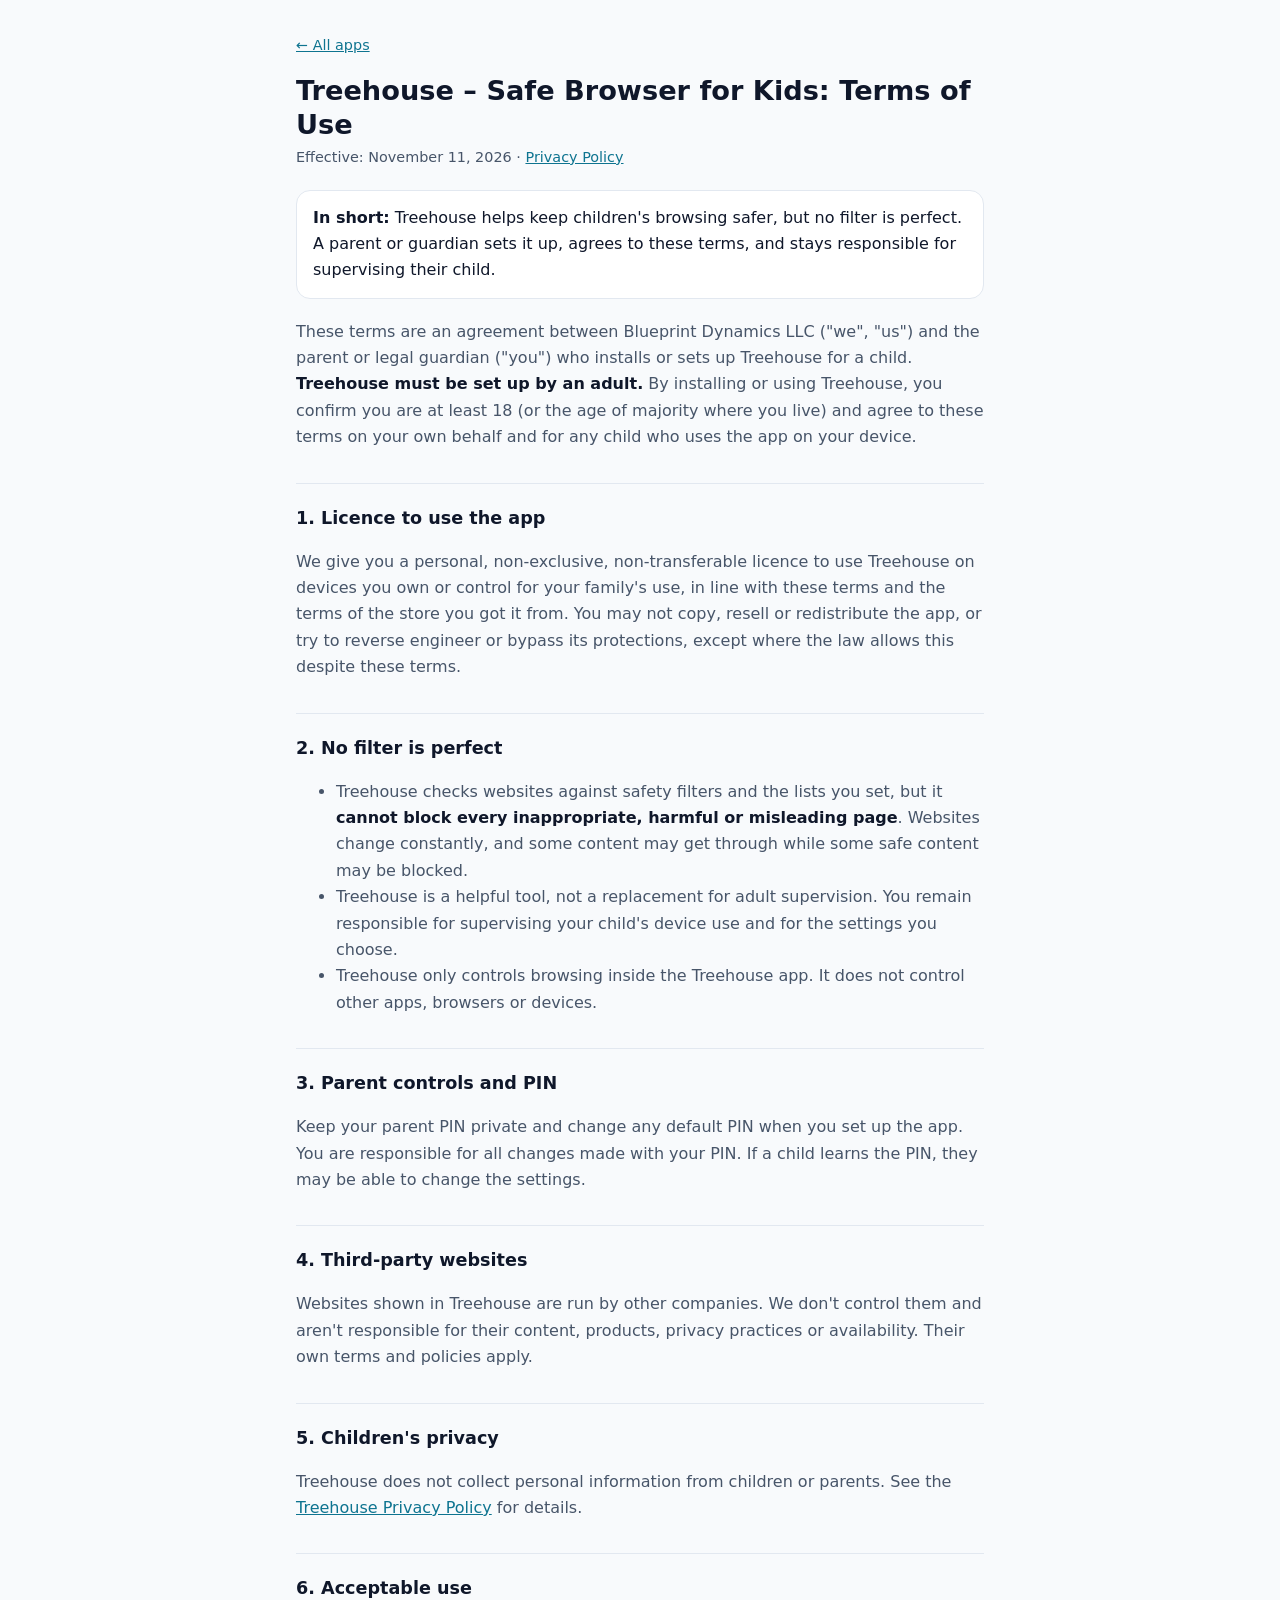
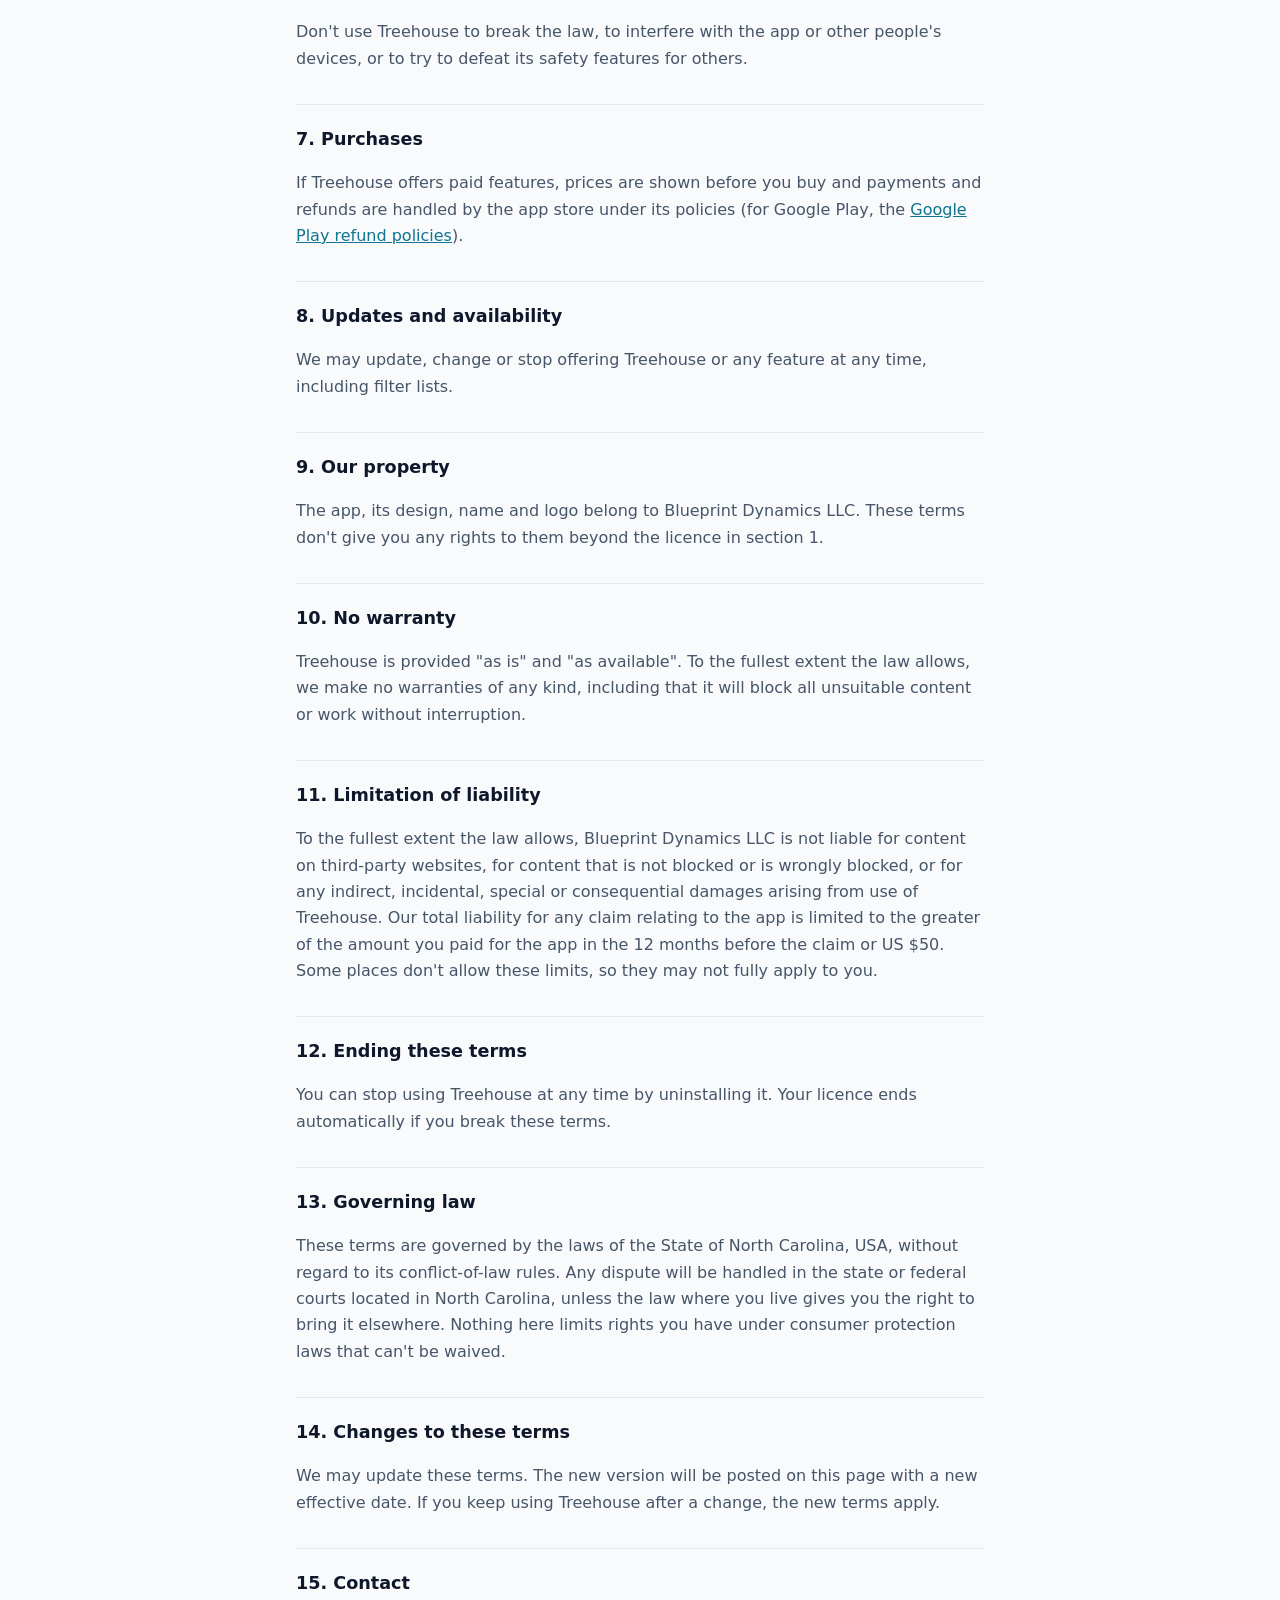
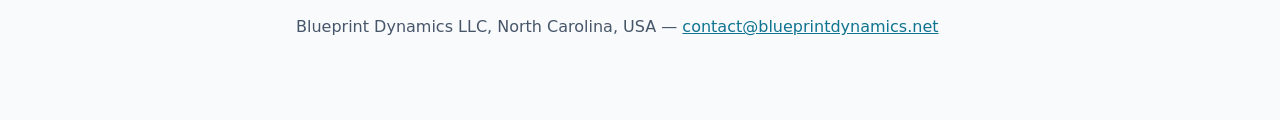
<file: treehouse-terms.html>
<!doctype html>
<html lang="en">
<head>
  <meta charset="utf-8" />
  <meta name="viewport" content="width=device-width, initial-scale=1" />
  <title>Treehouse Terms of Use</title>
  <link rel="stylesheet" href="style.css" />
</head>
<body>
<main>
  <a class="back" href="index.html">← All apps</a>
  <h1>Treehouse – Safe Browser for Kids: Terms of Use</h1>
  <p class="date">Effective: November 11, 2026 · <a href="treehouse.html">Privacy Policy</a></p>

  <div class="summary">
    <p><strong>In short:</strong> Treehouse helps keep children's browsing safer, but no filter is perfect. A parent or
    guardian sets it up, agrees to these terms, and stays responsible for supervising their child.</p>
  </div>

  <p>These terms are an agreement between Blueprint Dynamics LLC ("we", "us") and the parent or legal guardian ("you") who
  installs or sets up Treehouse for a child. <strong>Treehouse must be set up by an adult.</strong> By installing or using
  Treehouse, you confirm you are at least 18 (or the age of majority where you live) and agree to these terms on your own
  behalf and for any child who uses the app on your device.</p>

  <h2>1. Licence to use the app</h2>
  <p>We give you a personal, non-exclusive, non-transferable licence to use Treehouse on devices you own or control for
  your family's use, in line with these terms and the terms of the store you got it from. You may not copy, resell or
  redistribute the app, or try to reverse engineer or bypass its protections, except where the law allows this despite
  these terms.</p>

  <h2>2. No filter is perfect</h2>
  <ul>
    <li>Treehouse checks websites against safety filters and the lists you set, but it <strong>cannot block every
      inappropriate, harmful or misleading page</strong>. Websites change constantly, and some content may get through
      while some safe content may be blocked.</li>
    <li>Treehouse is a helpful tool, not a replacement for adult supervision. You remain responsible for supervising your
      child's device use and for the settings you choose.</li>
    <li>Treehouse only controls browsing inside the Treehouse app. It does not control other apps, browsers or devices.</li>
  </ul>

  <h2>3. Parent controls and PIN</h2>
  <p>Keep your parent PIN private and change any default PIN when you set up the app. You are responsible for all changes
  made with your PIN. If a child learns the PIN, they may be able to change the settings.</p>

  <h2>4. Third-party websites</h2>
  <p>Websites shown in Treehouse are run by other companies. We don't control them and aren't responsible for their
  content, products, privacy practices or availability. Their own terms and policies apply.</p>

  <h2>5. Children's privacy</h2>
  <p>Treehouse does not collect personal information from children or parents. See the
  <a href="treehouse.html">Treehouse Privacy Policy</a> for details.</p>

  <h2>6. Acceptable use</h2>
  <p>Don't use Treehouse to break the law, to interfere with the app or other people's devices, or to try to defeat its
  safety features for others.</p>

  <h2>7. Purchases</h2>
  <p>If Treehouse offers paid features, prices are shown before you buy and payments and refunds are handled by the app
  store under its policies (for Google Play, the
  <a href="https://support.google.com/googleplay/answer/2479637">Google Play refund policies</a>).</p>

  <h2>8. Updates and availability</h2>
  <p>We may update, change or stop offering Treehouse or any feature at any time, including filter lists.</p>

  <h2>9. Our property</h2>
  <p>The app, its design, name and logo belong to Blueprint Dynamics LLC. These terms don't give you any rights to them
  beyond the licence in section 1.</p>

  <h2>10. No warranty</h2>
  <p>Treehouse is provided "as is" and "as available". To the fullest extent the law allows, we make no warranties of any
  kind, including that it will block all unsuitable content or work without interruption.</p>

  <h2>11. Limitation of liability</h2>
  <p>To the fullest extent the law allows, Blueprint Dynamics LLC is not liable for content on third-party websites, for
  content that is not blocked or is wrongly blocked, or for any indirect, incidental, special or consequential damages
  arising from use of Treehouse. Our total liability for any claim relating to the app is limited to the greater of the
  amount you paid for the app in the 12 months before the claim or US $50. Some places don't allow these limits, so they
  may not fully apply to you.</p>

  <h2>12. Ending these terms</h2>
  <p>You can stop using Treehouse at any time by uninstalling it. Your licence ends automatically if you break these terms.</p>

  <h2>13. Governing law</h2>
  <p>These terms are governed by the laws of the State of North Carolina, USA, without regard to its conflict-of-law
  rules. Any dispute will be handled in the state or federal courts located in North Carolina, unless the law where you
  live gives you the right to bring it elsewhere. Nothing here limits rights you have under consumer protection laws that
  can't be waived.</p>

  <h2>14. Changes to these terms</h2>
  <p>We may update these terms. The new version will be posted on this page with a new effective date. If you keep using
  Treehouse after a change, the new terms apply.</p>

  <h2>15. Contact</h2>
  <p>Blueprint Dynamics LLC, North Carolina, USA —
  <a href="mailto:contact@blueprintdynamics.net">contact@blueprintdynamics.net</a></p>
</main>
</body>
</html>
</file>
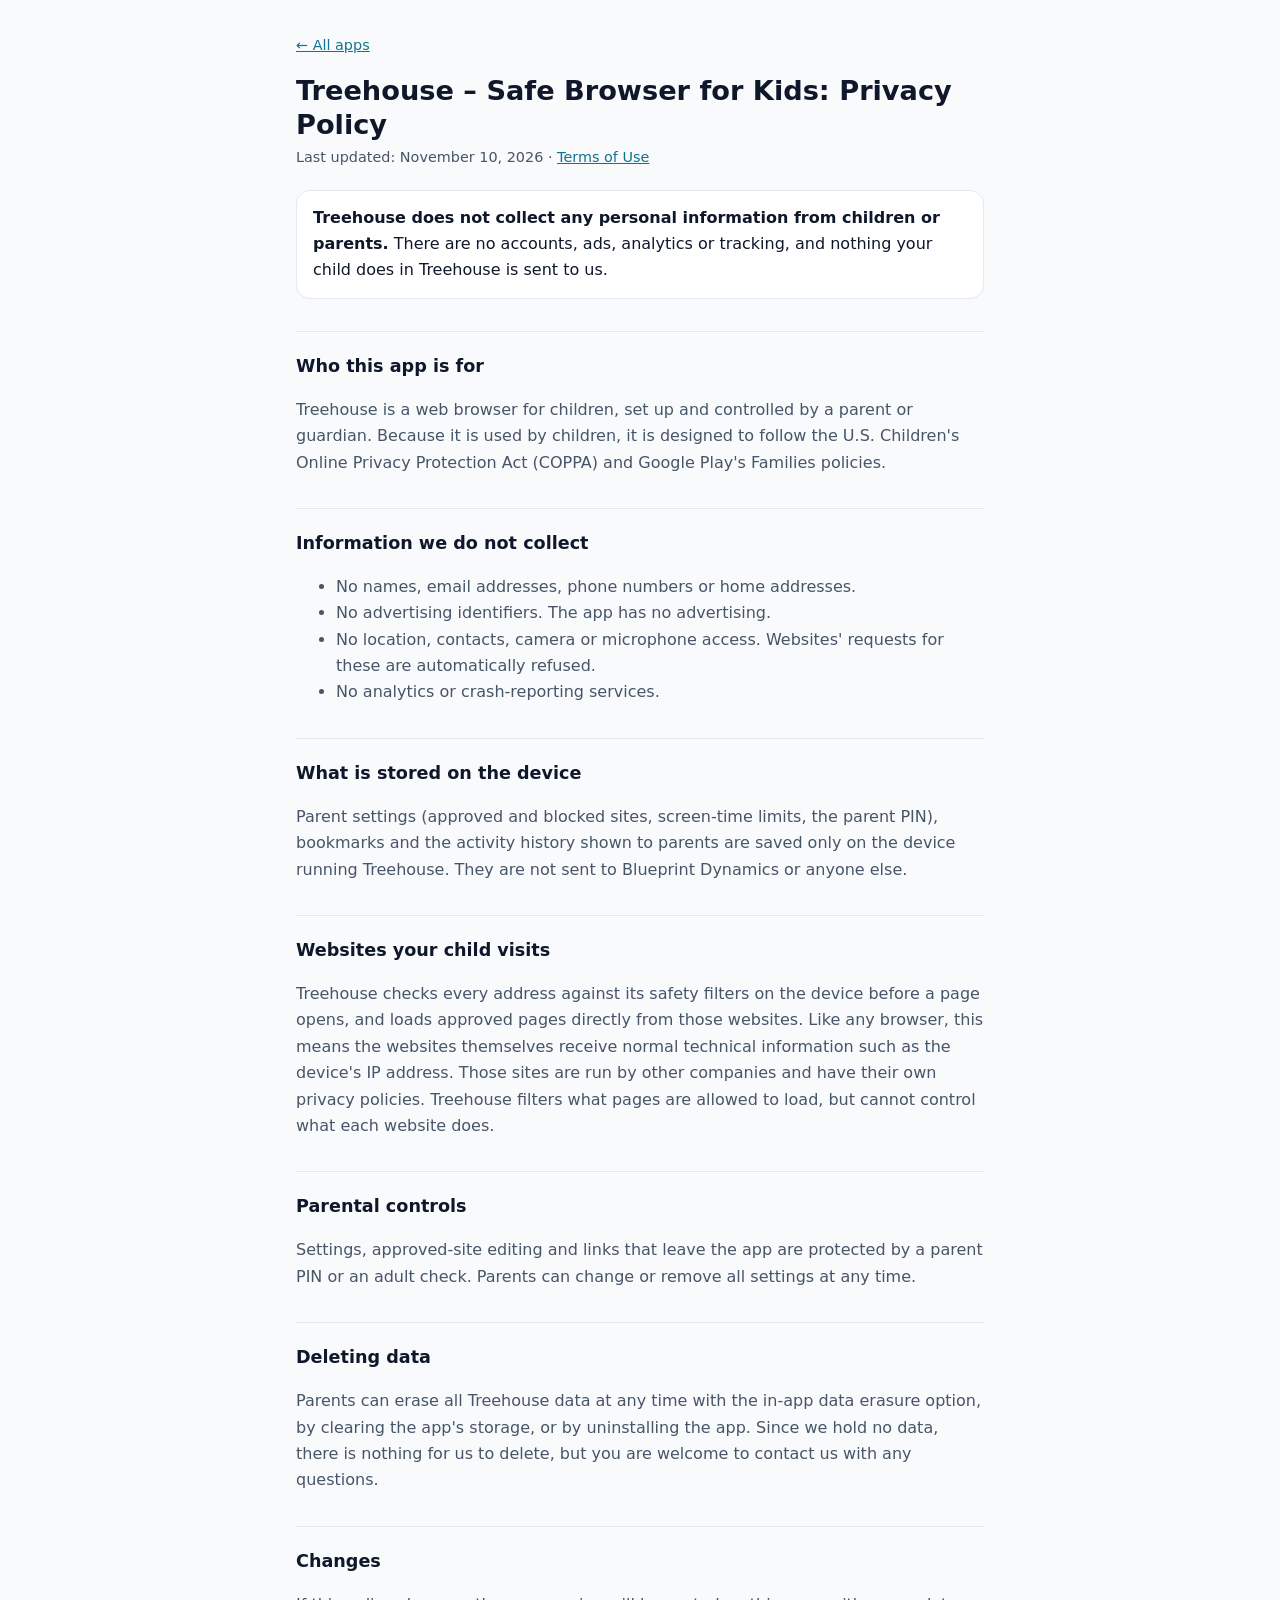
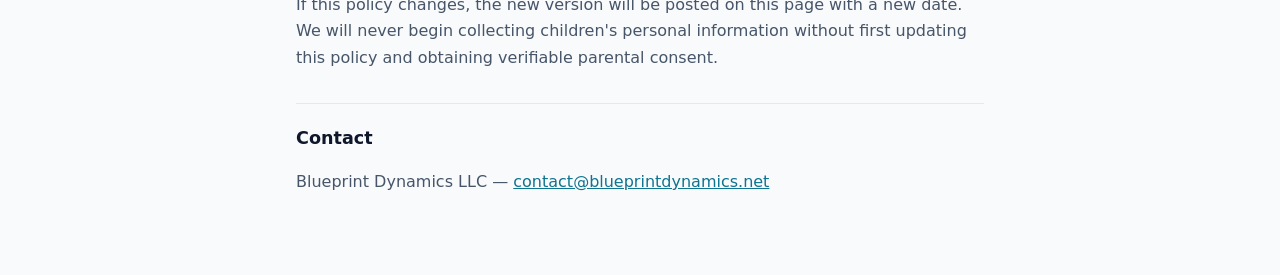
<file: treehouse.html>
<!doctype html>
<html lang="en">
<head>
  <meta charset="utf-8" />
  <meta name="viewport" content="width=device-width, initial-scale=1" />
  <title>Treehouse Privacy Policy</title>
  <link rel="stylesheet" href="style.css" />
</head>
<body>
<main>
  <a class="back" href="index.html">← All apps</a>
  <h1>Treehouse – Safe Browser for Kids: Privacy Policy</h1>
  <p class="date">Last updated: November 10, 2026 · <a href="treehouse-terms.html">Terms of Use</a></p>

  <div class="summary">
    <p><strong>Treehouse does not collect any personal information from children or parents.</strong>
    There are no accounts, ads, analytics or tracking, and nothing your child does in Treehouse is sent to us.</p>
  </div>

  <h2>Who this app is for</h2>
  <p>Treehouse is a web browser for children, set up and controlled by a parent or guardian. Because it is used by children,
  it is designed to follow the U.S. Children's Online Privacy Protection Act (COPPA) and Google Play's Families policies.</p>

  <h2>Information we do not collect</h2>
  <ul>
    <li>No names, email addresses, phone numbers or home addresses.</li>
    <li>No advertising identifiers. The app has no advertising.</li>
    <li>No location, contacts, camera or microphone access. Websites' requests for these are automatically refused.</li>
    <li>No analytics or crash-reporting services.</li>
  </ul>

  <h2>What is stored on the device</h2>
  <p>Parent settings (approved and blocked sites, screen-time limits, the parent PIN), bookmarks and the activity history
  shown to parents are saved only on the device running Treehouse. They are not sent to Blueprint Dynamics or anyone else.</p>

  <h2>Websites your child visits</h2>
  <p>Treehouse checks every address against its safety filters on the device before a page opens, and loads approved
  pages directly from those websites. Like any browser, this means the websites themselves receive normal technical
  information such as the device's IP address. Those sites are run by other companies and have their own privacy
  policies. Treehouse filters what pages are allowed to load, but cannot control what each website does.</p>

  <h2>Parental controls</h2>
  <p>Settings, approved-site editing and links that leave the app are protected by a parent PIN or an adult check. Parents
  can change or remove all settings at any time.</p>

  <h2>Deleting data</h2>
  <p>Parents can erase all Treehouse data at any time with the in-app data erasure option, by clearing the app's storage,
  or by uninstalling the app. Since we hold no data, there is nothing for us to delete, but you are welcome to contact us
  with any questions.</p>

  <h2>Changes</h2>
  <p>If this policy changes, the new version will be posted on this page with a new date. We will never begin collecting
  children's personal information without first updating this policy and obtaining verifiable parental consent.</p>

  <h2>Contact</h2>
  <p>Blueprint Dynamics LLC — <a href="mailto:contact@blueprintdynamics.net">contact@blueprintdynamics.net</a></p>
</main>
</body>
</html>
</file>
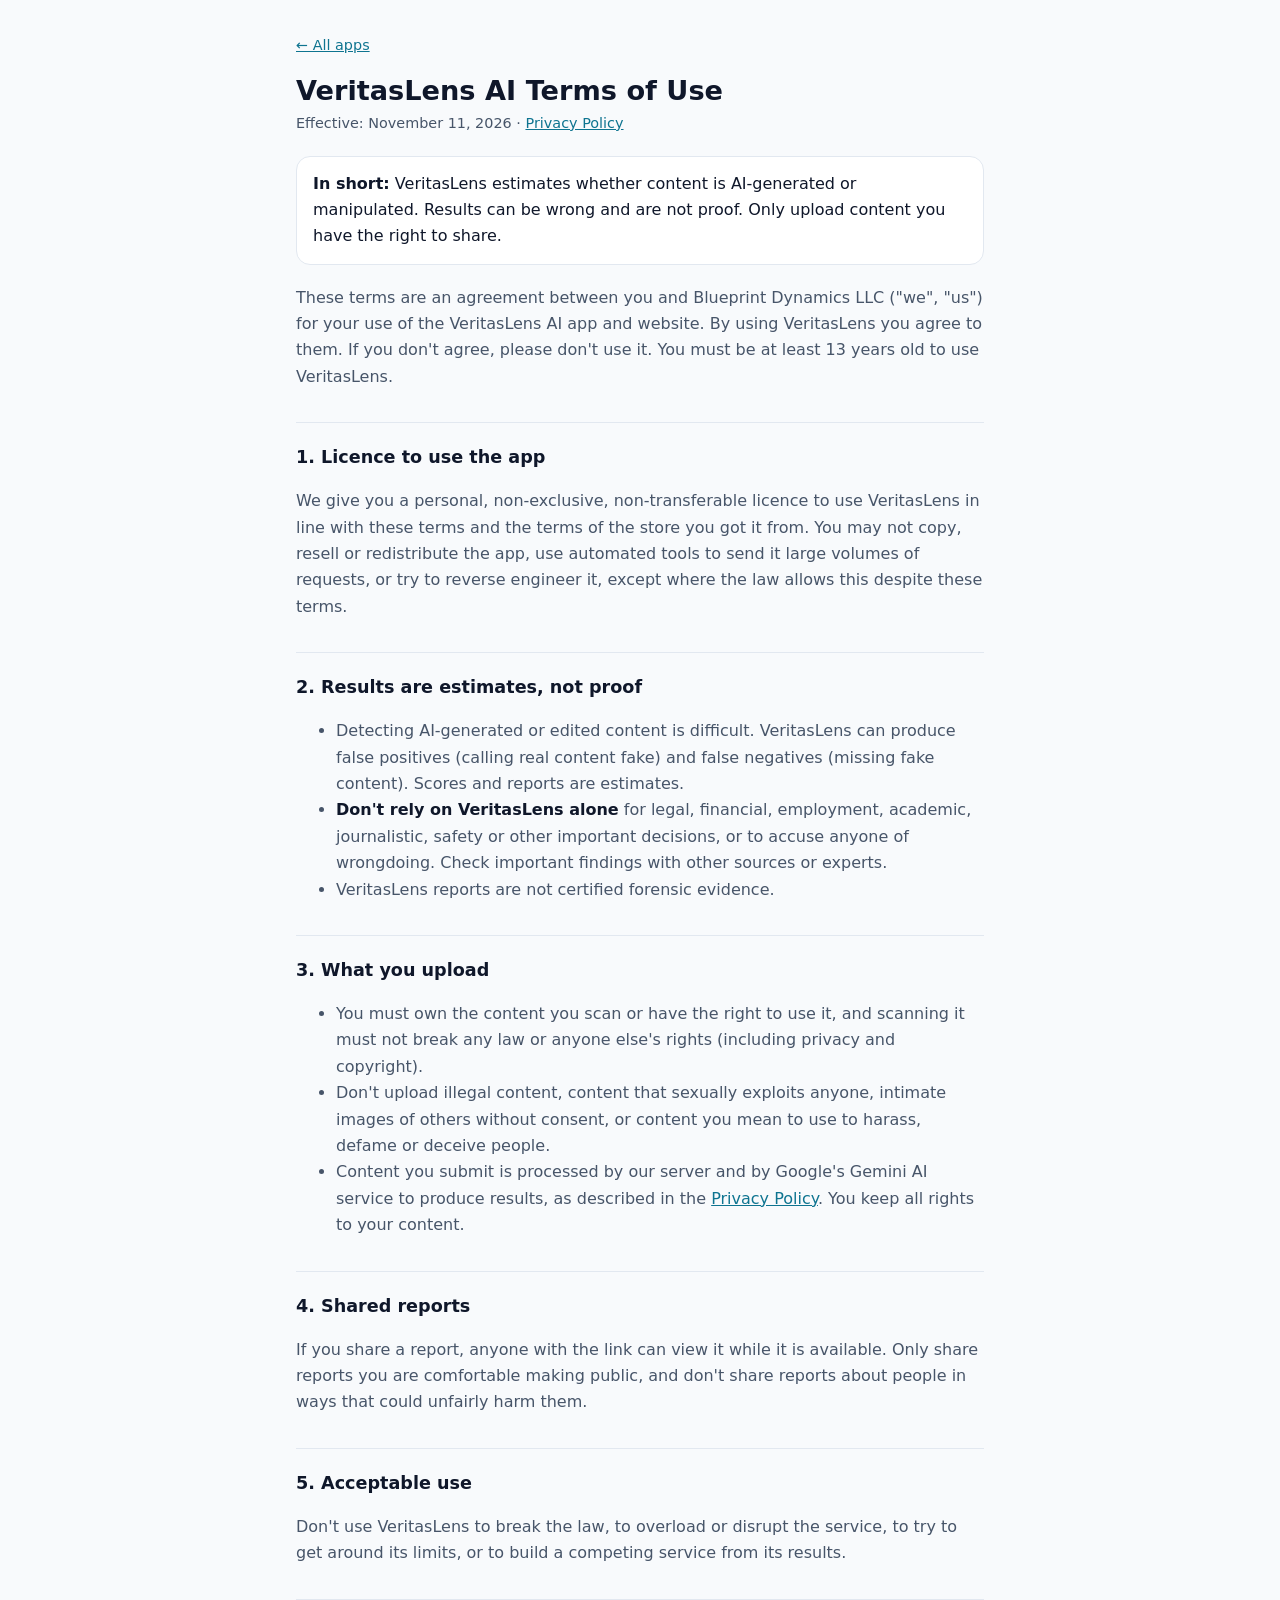
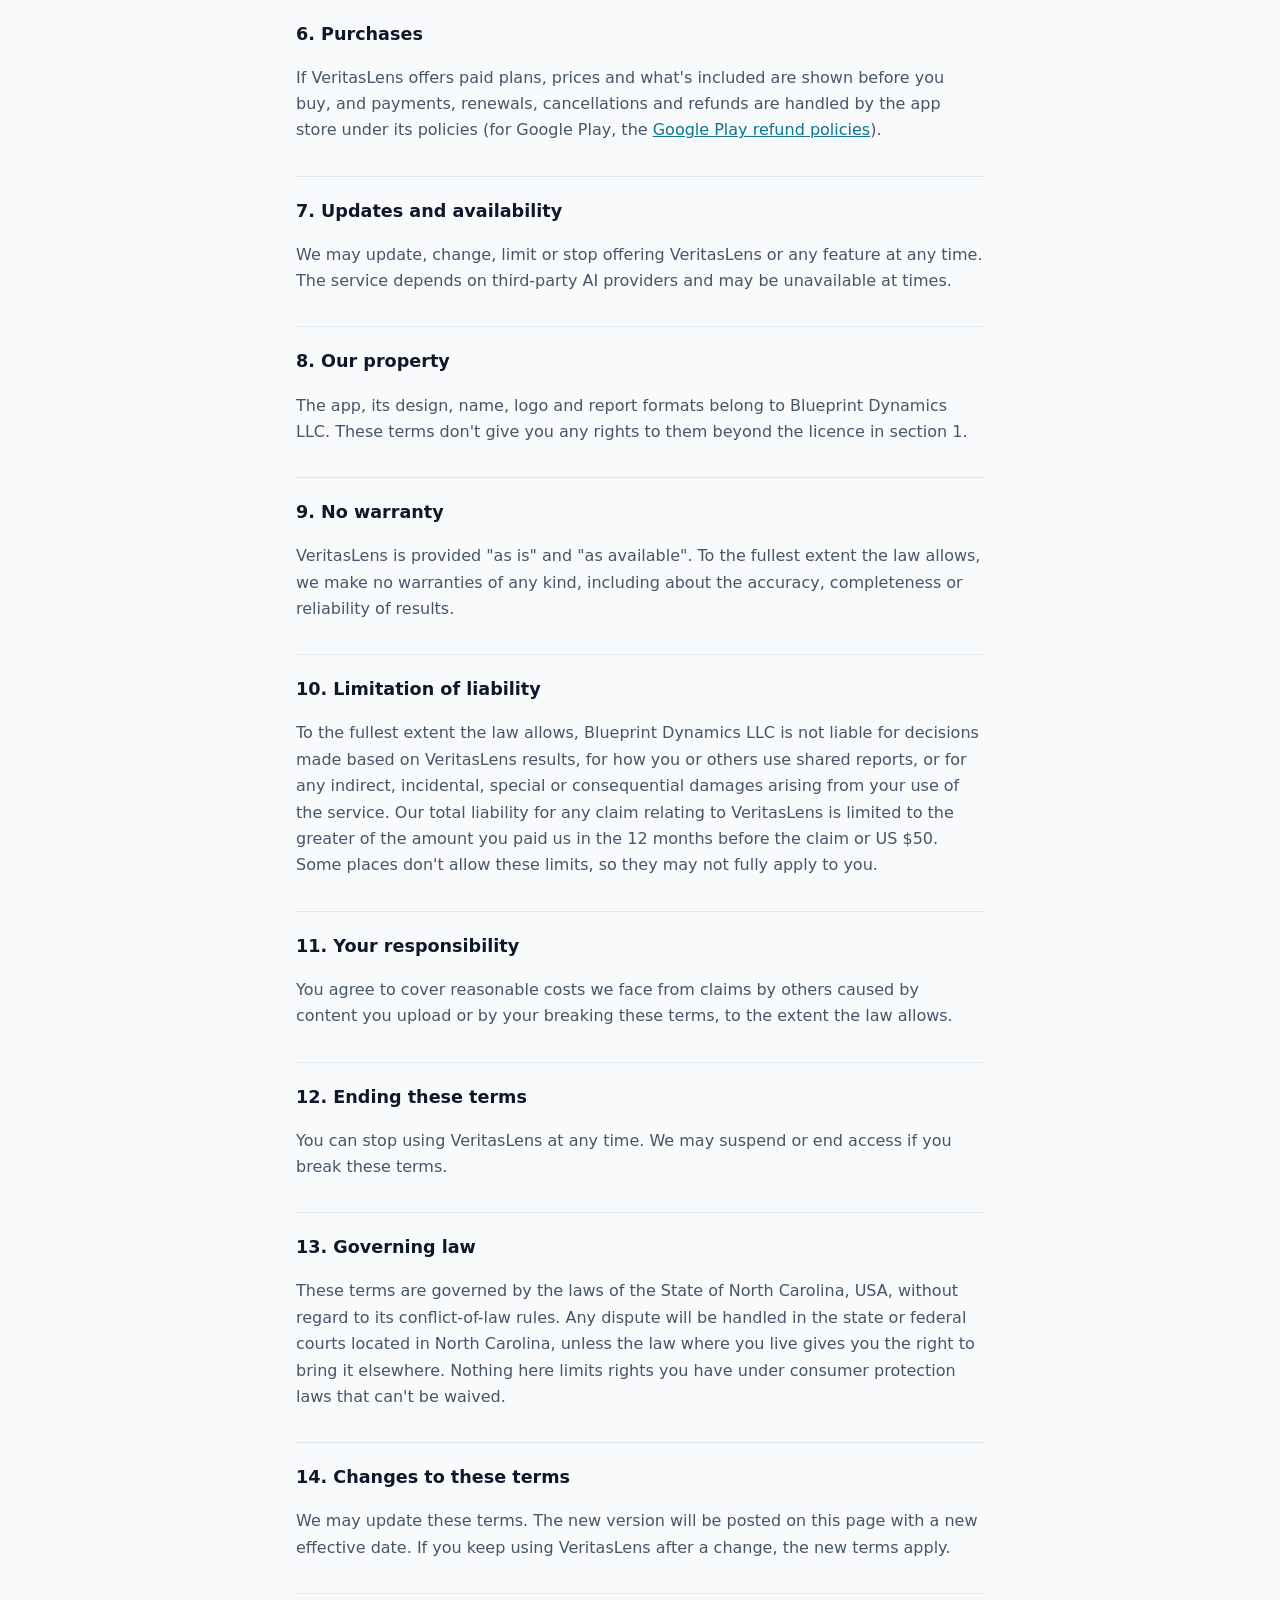
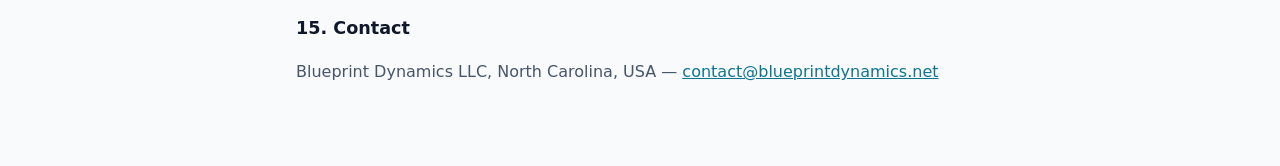
<file: veritaslens-terms.html>
<!doctype html>
<html lang="en">
<head>
  <meta charset="utf-8" />
  <meta name="viewport" content="width=device-width, initial-scale=1" />
  <title>VeritasLens AI Terms of Use</title>
  <link rel="stylesheet" href="style.css" />
</head>
<body>
<main>
  <a class="back" href="index.html">← All apps</a>
  <h1>VeritasLens AI Terms of Use</h1>
  <p class="date">Effective: November 11, 2026 · <a href="veritaslens.html">Privacy Policy</a></p>

  <div class="summary">
    <p><strong>In short:</strong> VeritasLens estimates whether content is AI-generated or manipulated. Results can be
    wrong and are not proof. Only upload content you have the right to share.</p>
  </div>

  <p>These terms are an agreement between you and Blueprint Dynamics LLC ("we", "us") for your use of the VeritasLens AI
  app and website. By using VeritasLens you agree to them. If you don't agree, please don't use it. You must be at least
  13 years old to use VeritasLens.</p>

  <h2>1. Licence to use the app</h2>
  <p>We give you a personal, non-exclusive, non-transferable licence to use VeritasLens in line with these terms and the
  terms of the store you got it from. You may not copy, resell or redistribute the app, use automated tools to send it
  large volumes of requests, or try to reverse engineer it, except where the law allows this despite these terms.</p>

  <h2>2. Results are estimates, not proof</h2>
  <ul>
    <li>Detecting AI-generated or edited content is difficult. VeritasLens can produce false positives (calling real content
      fake) and false negatives (missing fake content). Scores and reports are estimates.</li>
    <li><strong>Don't rely on VeritasLens alone</strong> for legal, financial, employment, academic, journalistic, safety or
      other important decisions, or to accuse anyone of wrongdoing. Check important findings with other sources or experts.</li>
    <li>VeritasLens reports are not certified forensic evidence.</li>
  </ul>

  <h2>3. What you upload</h2>
  <ul>
    <li>You must own the content you scan or have the right to use it, and scanning it must not break any law or anyone
      else's rights (including privacy and copyright).</li>
    <li>Don't upload illegal content, content that sexually exploits anyone, intimate images of others without consent, or
      content you mean to use to harass, defame or deceive people.</li>
    <li>Content you submit is processed by our server and by Google's Gemini AI service to produce results, as described in
      the <a href="veritaslens.html">Privacy Policy</a>. You keep all rights to your content.</li>
  </ul>

  <h2>4. Shared reports</h2>
  <p>If you share a report, anyone with the link can view it while it is available. Only share reports you are comfortable
  making public, and don't share reports about people in ways that could unfairly harm them.</p>

  <h2>5. Acceptable use</h2>
  <p>Don't use VeritasLens to break the law, to overload or disrupt the service, to try to get around its limits, or to
  build a competing service from its results.</p>

  <h2>6. Purchases</h2>
  <p>If VeritasLens offers paid plans, prices and what's included are shown before you buy, and payments, renewals,
  cancellations and refunds are handled by the app store under its policies (for Google Play, the
  <a href="https://support.google.com/googleplay/answer/2479637">Google Play refund policies</a>).</p>

  <h2>7. Updates and availability</h2>
  <p>We may update, change, limit or stop offering VeritasLens or any feature at any time. The service depends on
  third-party AI providers and may be unavailable at times.</p>

  <h2>8. Our property</h2>
  <p>The app, its design, name, logo and report formats belong to Blueprint Dynamics LLC. These terms don't give you any
  rights to them beyond the licence in section 1.</p>

  <h2>9. No warranty</h2>
  <p>VeritasLens is provided "as is" and "as available". To the fullest extent the law allows, we make no warranties of any
  kind, including about the accuracy, completeness or reliability of results.</p>

  <h2>10. Limitation of liability</h2>
  <p>To the fullest extent the law allows, Blueprint Dynamics LLC is not liable for decisions made based on VeritasLens
  results, for how you or others use shared reports, or for any indirect, incidental, special or consequential damages
  arising from your use of the service. Our total liability for any claim relating to VeritasLens is limited to the greater
  of the amount you paid us in the 12 months before the claim or US $50. Some places don't allow these limits, so they may
  not fully apply to you.</p>

  <h2>11. Your responsibility</h2>
  <p>You agree to cover reasonable costs we face from claims by others caused by content you upload or by your breaking
  these terms, to the extent the law allows.</p>

  <h2>12. Ending these terms</h2>
  <p>You can stop using VeritasLens at any time. We may suspend or end access if you break these terms.</p>

  <h2>13. Governing law</h2>
  <p>These terms are governed by the laws of the State of North Carolina, USA, without regard to its conflict-of-law
  rules. Any dispute will be handled in the state or federal courts located in North Carolina, unless the law where you
  live gives you the right to bring it elsewhere. Nothing here limits rights you have under consumer protection laws that
  can't be waived.</p>

  <h2>14. Changes to these terms</h2>
  <p>We may update these terms. The new version will be posted on this page with a new effective date. If you keep using
  VeritasLens after a change, the new terms apply.</p>

  <h2>15. Contact</h2>
  <p>Blueprint Dynamics LLC, North Carolina, USA — <a href="mailto:contact@blueprintdynamics.net">contact@blueprintdynamics.net</a></p>
</main>
</body>
</html>
</file>
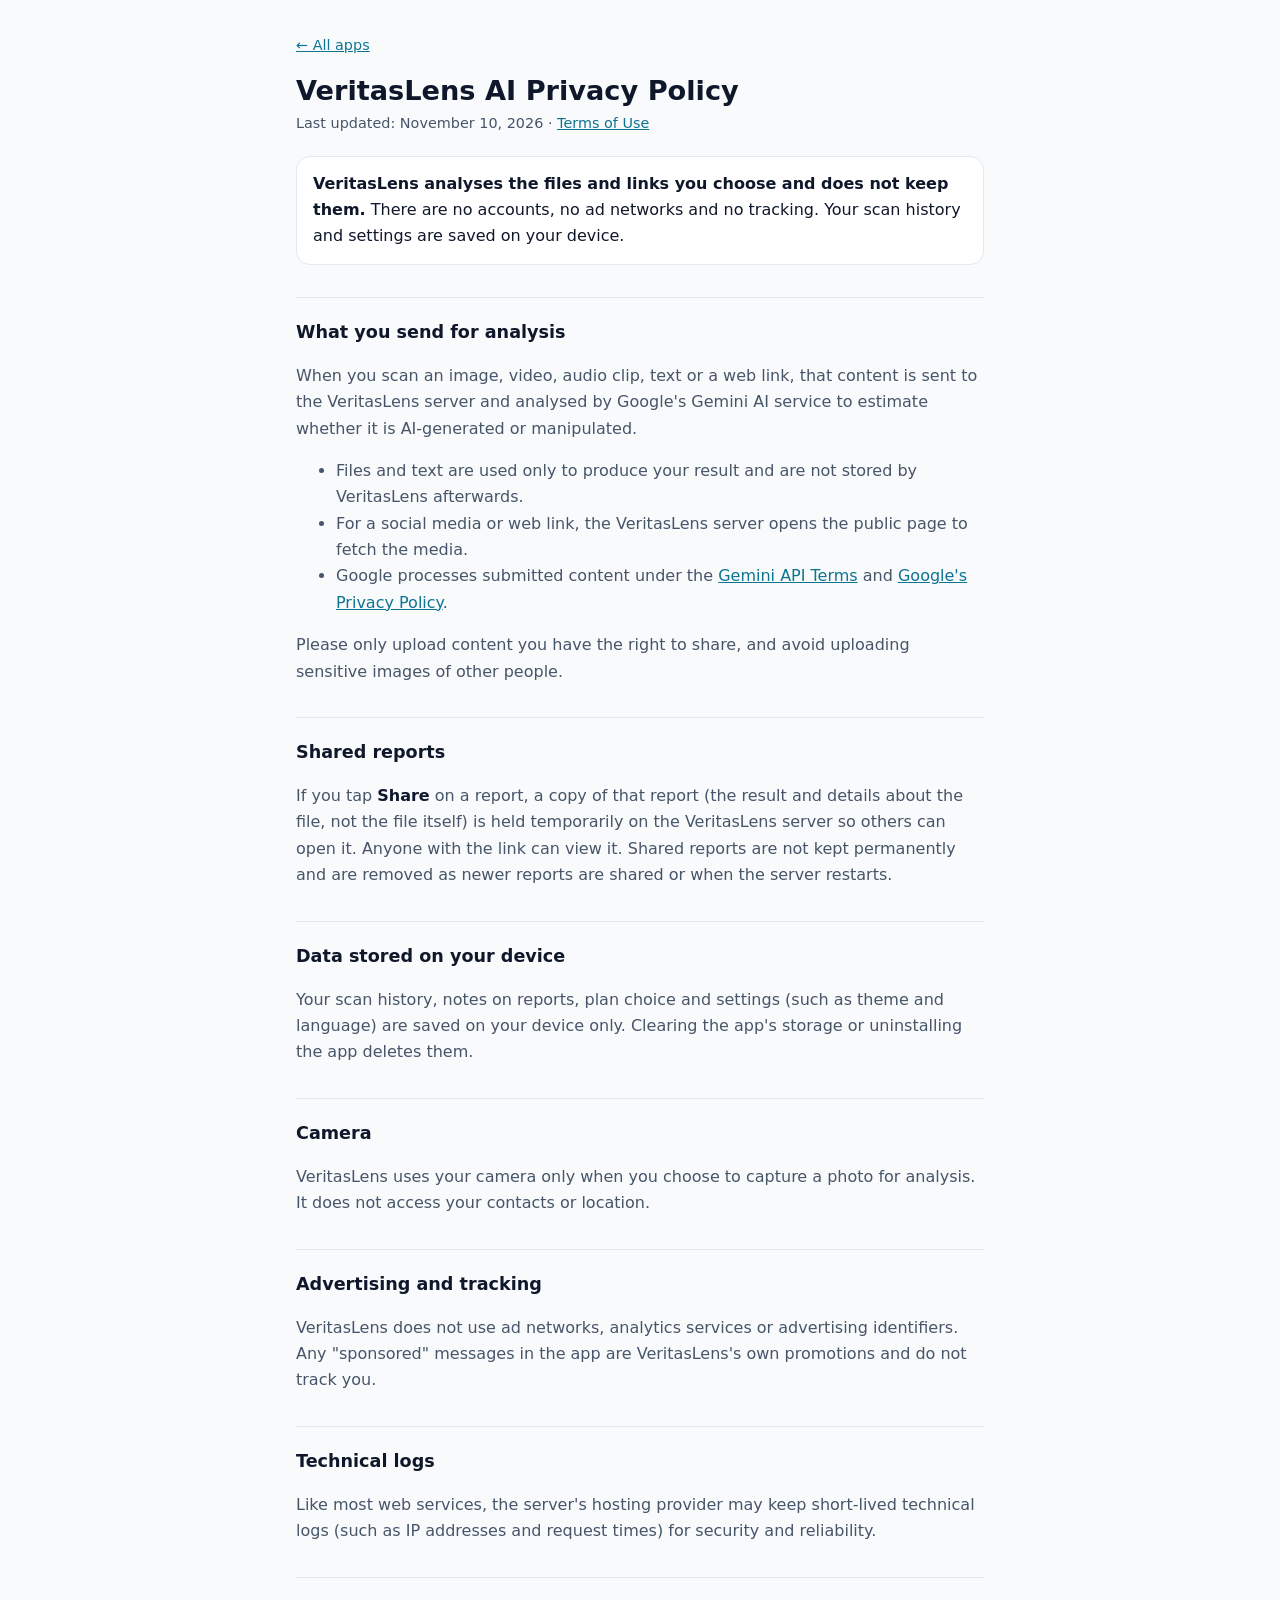
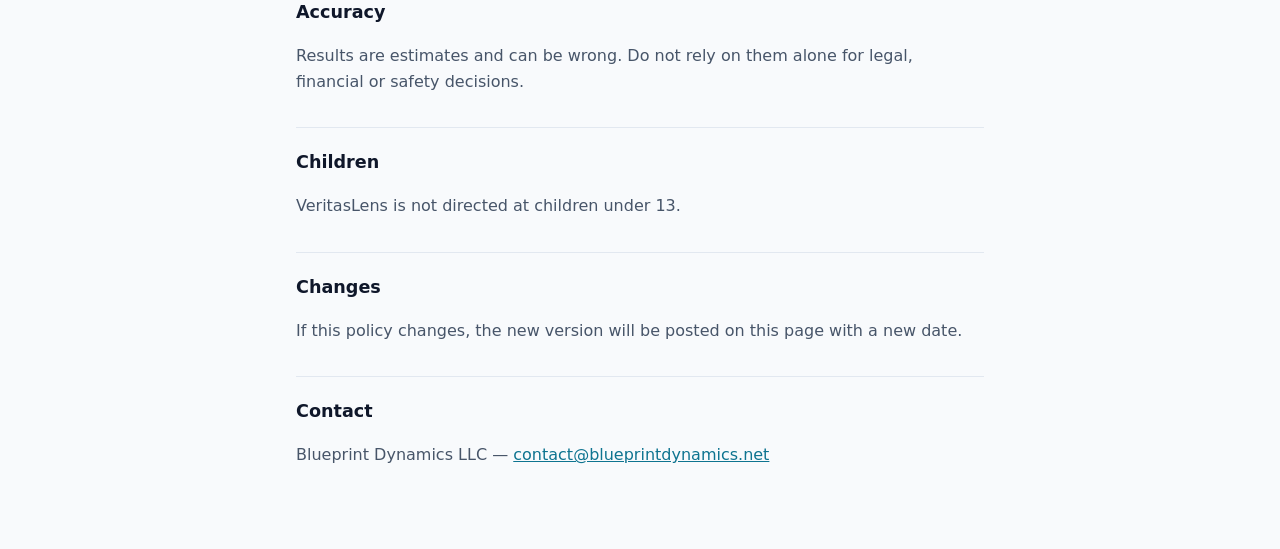
<file: veritaslens.html>
<!doctype html>
<html lang="en">
<head>
  <meta charset="utf-8" />
  <meta name="viewport" content="width=device-width, initial-scale=1" />
  <title>VeritasLens AI Privacy Policy</title>
  <link rel="stylesheet" href="style.css" />
</head>
<body>
<main>
  <a class="back" href="index.html">← All apps</a>
  <h1>VeritasLens AI Privacy Policy</h1>
  <p class="date">Last updated: November 10, 2026 · <a href="veritaslens-terms.html">Terms of Use</a></p>

  <div class="summary">
    <p><strong>VeritasLens analyses the files and links you choose and does not keep them.</strong>
    There are no accounts, no ad networks and no tracking. Your scan history and settings are saved on your device.</p>
  </div>

  <h2>What you send for analysis</h2>
  <p>When you scan an image, video, audio clip, text or a web link, that content is sent to the VeritasLens server and
  analysed by Google's Gemini AI service to estimate whether it is AI-generated or manipulated.</p>
  <ul>
    <li>Files and text are used only to produce your result and are not stored by VeritasLens afterwards.</li>
    <li>For a social media or web link, the VeritasLens server opens the public page to fetch the media.</li>
    <li>Google processes submitted content under the <a href="https://ai.google.dev/gemini-api/terms">Gemini API Terms</a>
      and <a href="https://policies.google.com/privacy">Google's Privacy Policy</a>.</li>
  </ul>
  <p>Please only upload content you have the right to share, and avoid uploading sensitive images of other people.</p>

  <h2>Shared reports</h2>
  <p>If you tap <strong>Share</strong> on a report, a copy of that report (the result and details about the file, not the
  file itself) is held temporarily on the VeritasLens server so others can open it. Anyone with the link can view it.
  Shared reports are not kept permanently and are removed as newer reports are shared or when the server restarts.</p>

  <h2>Data stored on your device</h2>
  <p>Your scan history, notes on reports, plan choice and settings (such as theme and language) are saved on your device
  only. Clearing the app's storage or uninstalling the app deletes them.</p>

  <h2>Camera</h2>
  <p>VeritasLens uses your camera only when you choose to capture a photo for analysis. It does not access your contacts or
  location.</p>

  <h2>Advertising and tracking</h2>
  <p>VeritasLens does not use ad networks, analytics services or advertising identifiers. Any "sponsored" messages in the
  app are VeritasLens's own promotions and do not track you.</p>

  <h2>Technical logs</h2>
  <p>Like most web services, the server's hosting provider may keep short-lived technical logs (such as IP addresses and
  request times) for security and reliability.</p>

  <h2>Accuracy</h2>
  <p>Results are estimates and can be wrong. Do not rely on them alone for legal, financial or safety decisions.</p>

  <h2>Children</h2>
  <p>VeritasLens is not directed at children under 13.</p>

  <h2>Changes</h2>
  <p>If this policy changes, the new version will be posted on this page with a new date.</p>

  <h2>Contact</h2>
  <p>Blueprint Dynamics LLC — <a href="mailto:contact@blueprintdynamics.net">contact@blueprintdynamics.net</a></p>
</main>
</body>
</html>
</file>
<file: style.css>
:root {
  --bg: #f8fafc;
  --card: #ffffff;
  --fg: #0f172a;
  --muted: #475569;
  --line: #e2e8f0;
  --accent: #0e7490;
}
@media (prefers-color-scheme: dark) {
  :root {
    --bg: #020617;
    --card: #0f172a;
    --fg: #e2e8f0;
    --muted: #94a3b8;
    --line: #1e293b;
    --accent: #22d3ee;
  }
}
* { box-sizing: border-box; }
body {
  margin: 0;
  background: var(--bg);
  color: var(--fg);
  font: 16px/1.65 system-ui, -apple-system, "Segoe UI", Roboto, sans-serif;
}
main { max-width: 720px; margin: 0 auto; padding: 32px 16px 64px; }
h1 { font-size: 1.7rem; line-height: 1.25; margin: 0 0 4px; }
h2 { font-size: 1.1rem; margin: 2rem 0 0.5rem; padding-top: 1.25rem; border-top: 1px solid var(--line); }
p, li { color: var(--muted); }
strong { color: var(--fg); }
a { color: var(--accent); }
.date { margin-top: 0; font-size: 0.9rem; }
.summary {
  background: var(--card);
  border: 1px solid var(--line);
  border-radius: 14px;
  padding: 14px 16px;
  margin: 20px 0;
}
.summary p { margin: 0; color: var(--fg); }
.apps { list-style: none; padding: 0; display: grid; gap: 12px; }
.back { display: inline-block; margin-bottom: 16px; font-size: 0.9rem; }
footer { margin-top: 3rem; font-size: 0.85rem; color: var(--muted); }
.apps .app {
  background: var(--card);
  border: 1px solid var(--line);
  border-radius: 14px;
  padding: 14px 16px;
}
.apps .app span { display: block; color: var(--muted); font-size: 0.9rem; }
.apps .app .links { margin: 8px 0 0; font-size: 0.95rem; }
</file>
